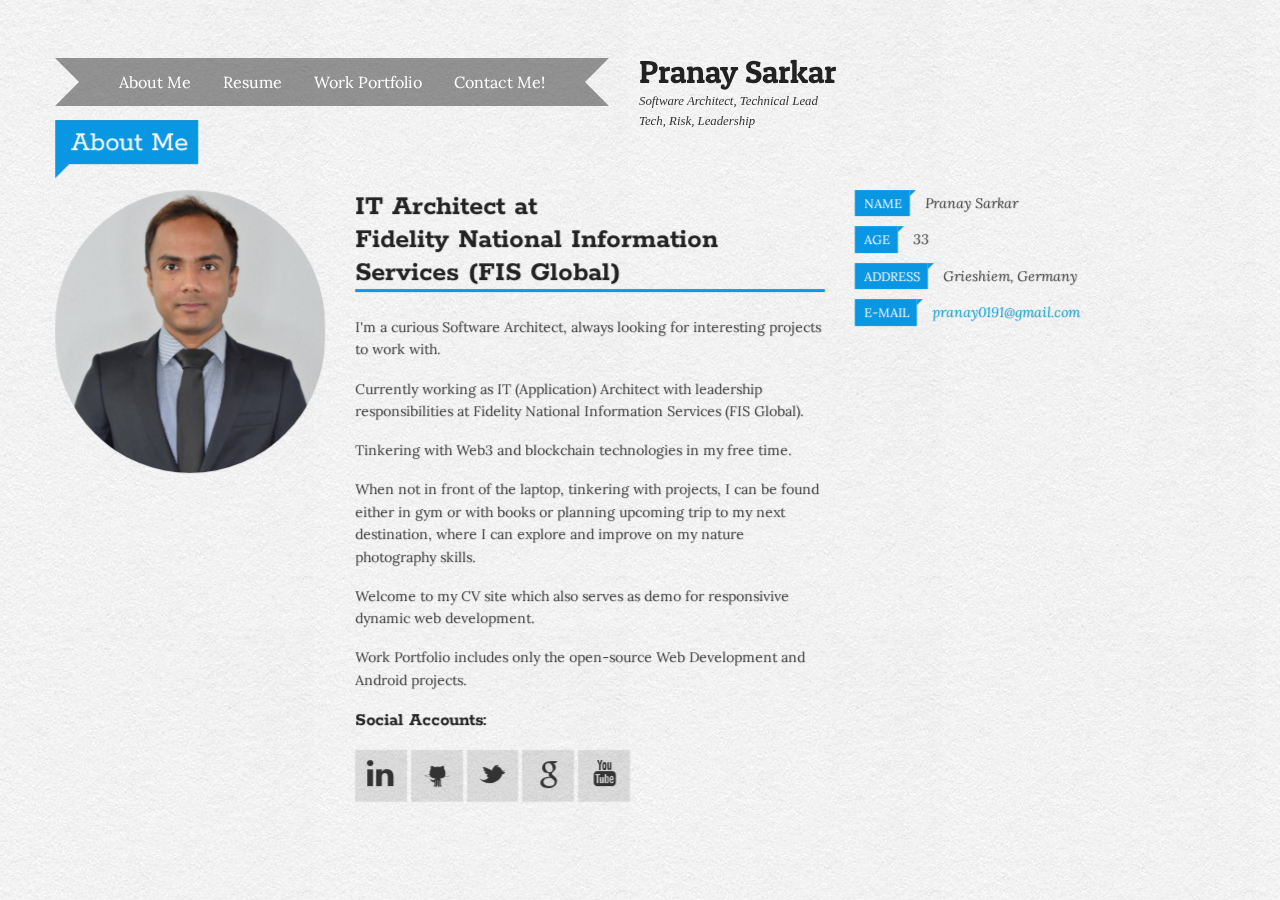
<file: index.html>
<!doctype html>
<html class="no-overflow" data-safeMod="false" data-mobileSafeMod="true" data-safeModPageInAnimation="fadeInLeft" data-inAnimation="fadeInLeft" data-outAnimation="fadeOutRightBig" data-lightboxInAnimation="fadeInLeftBig" data-profileImageAnimation="rotate-left" data-jmpressAnimationDuration="1000" data-hideScrollbar="false">
<head>

    <meta charset="utf-8" />
    <meta name="viewport" content="width=device-width, initial-scale=1, maximum-scale=1">
    <meta name="description" content="Official Resume">
    <meta name="keywords" content="pranay, sarkar, cv, resume, personal">
    <meta name="author" content="Pranay Sarkar">
	<title>Pranay Sarkar</title>

    <!-- fav.ico and touch icons -->
    <link rel="shortcut icon" href="images/ico/favicon.ico">
	<!-- Need to add touch ico later -->
    <!-- <link rel="apple-touch-icon-precomposed" sizes="144x144" href="images/ico/iv-logo-144.png">
    <link rel="apple-touch-icon-precomposed" sizes="114x114" href="images/ico/iv-logo-114.png">
    <link rel="apple-touch-icon-precomposed" sizes="72x72" href="images/ico/iv-logo-72.png">
    <link rel="apple-touch-icon-precomposed" href="images/ico/iv-logo-57.png"> -->

	<!-- Fonts -->
    <link href='http://fonts.googleapis.com/css?family=Lora:400,700,400italic,700italic' rel='stylesheet' type='text/css'>
    <link href='http://fonts.googleapis.com/css?family=Patua+One' rel='stylesheet' type='text/css'>
	<link href='http://fonts.googleapis.com/css?family=Rokkitt:400,700' rel='stylesheet' type='text/css'>

    <!-- Stylesheet -->
    <link rel="stylesheet" type="text/css" href="css/normalize.css">
    <link rel="stylesheet" type="text/css" href="css/bootstrap.min.css">
    <link rel="stylesheet" type="text/css" href="css/jquery.transitions.css">
    <link rel="stylesheet" type="text/css" href="css/main.css">
    <link rel="stylesheet" type="text/css" href="css/animate.css">
    <link rel="stylesheet" type="text/css" href="css/jquery.fancybox-1.3.4.css">
    
    <!-- <link rel="stylesheet" type="text/css" href="css/main.css"> -->
	<!-- <link rel="stylesheet" type="text/css" href="css/animate.css"> -->

    <!-- SCRIPTS -->
	<!--[if lte IE 9]><script src="js/IE9.js"></script><![endif]-->
    <!-- Grab Google CDN's jQuery, with a protocol relative URL; fall back to local if offline -->
	<!-- <script src="http://ajax.googleapis.com/ajax/libs/jquery/1.7.2/jquery.min.js"></script>
    <script>window.jQuery || document.write('<script src="js/jquery-1.7.2.min.js"><\/script>')</script> -->
    <script src="js/jquery-1.7.2.min.js"></script>
    <script src="js/jquery.address-1.4.min.js"></script>
    <script src="js/detectmobilebrowser.js"></script>
    <script src="js/jmpress.js"></script>
    <script src="js/iscroll.js"></script>
    <script src="js/jScroll.js"></script>
    <script src="js/modernizr.js"></script>
    <script src="js/jquery.waitforimages.js"></script>
    <script src="js/jquery.isotope.min.js"></script>
    <script src="js/jquery.transitions.js"></script>
    <script src="js/jquery.fitvids.js"></script>
    <script src="js/jquery.validate.min.js"></script>
    <script src="js/spin.min.js"></script>
    <script src="js/jquery.fancybox-1.3.4.pack.js"></script>
    <script src="js/send-mail.js"></script>
    <script src="js/main.js"></script>

	<!-- SKINS -->
    <link rel="stylesheet" href="css/skins/background/pattern-paper.css">
    <link rel="stylesheet" href="css/skins/color/blue.css">
    <link rel="stylesheet" href="css/skins/menu/dark-transparent.css">
</head>




<body>
    <!-- HTML5 Header -->
    <header id="header">
        <div class="wrapper">
            <!-- Navigation Menu -->
            <nav>
                <ul>
                    <li><a href='#/about'><span>About Me</span></a></li>
                    <li><a href='#/resume'><span>Resume</span></a></li>
					<!-- <li><a href='#/projects'><span>Projects</span></a></li> -->
                    <li><a href='#/portfolio'><span>Work Portfolio</span></a></li>
                    <li><a href='#/contact'><span>Contact Me!</span></a></li>
                </ul>
            </nav>
            <!-- NAV MENU -->

            <!-- Title -->
            <div class="title">
            	<!--<img src="images/site/image-logo.png" alt="logo">-->
                <h1>Pranay Sarkar</h1>
                <p>Software Architect, Technical Lead</p>
                <p>Tech, Risk, Leadership</p>
            </div>
            <!-- Title -->
        </div>
    </header>
    <!-- End HTML5 Header -->


    <!-- Build Different Pages -->
    <div id="pages">
    	<!-- Page : About Me -->
        <section id="about" class="page wrapper" data-x="-16500" data-y="-1250" data-rotate="0" data-scale="14">
            <!-- Page Title -->
        	<h2 class="caption"><span>About Me</span></h2>
            <div class="iscroll-wrapper">
                <div class="scroller container">
                    <!--row-->
                    <div class="row">
                        <!--column 3/12-->
                        <div class="span3 profile-image">
                            <!-- te-wrapper -->
                            <div id="te-wrapper" class="te-wrapper">
                                <!-- images -->
                                <div class="te-images">
                                    <img src="images/site/pranay.jpeg" alt="profile picture">
				                    <!-- <img src="images/site/2.jpg" alt="profile picture">
				                    <img src="images/site/3.jpg" alt="profile picture"> -->
                                </div>
                                <!-- cover -->
                                <div class="te-cover">
                                    <img src="images/site/pranay.jpeg" alt="profile picture">
                                </div>
                                <!-- transition -->
                                <div class="te-transition">
                                    <div class="te-card">
                                        <div class="te-front"></div>
                                        <div class="te-back"></div>
                                    </div>
                                </div>
                            </div>
                        </div>
                        <!--column 5/12-->
                        <div class="span5">
                            <!-- about me text -->
                        	<h2>IT Architect at <span class="label primary">Fidelity National Information Services (FIS Global)</span></h2>
                            <p>I'm a curious Software Architect, always looking for interesting projects to work with. </p>
                            <p>Currently working as IT (Application) Architect with leadership responsibilities at Fidelity National Information Services (FIS Global).</p>
                            <p>Tinkering with Web3 and blockchain technologies in my free time.</p>
                            <p>When not in front of the laptop, tinkering with projects, I can be found either in gym or with books or planning upcoming trip to my next destination, where I can explore and improve on my nature photography skills.</p>
			                <p>Welcome to my CV site which also serves as demo for responsivive dynamic web development.</p>
			                <p>Work Portfolio includes only the open-source Web Development and Android projects.</p>

                             <!-- inline video example -->
                             <!-- <div class="video-wrap">
                             	<iframe width="560" height="315" src="//www.youtube.com/embed/xxxxxxxx" frameborder="0" allowfullscreen></iframe>
                             </div> -->
                             <!-- inline video example -->

                            <h3>Social Accounts:</h3>
                            <!-- social icons -->
                            <ul class="social">
				                <li><a class="linkedin" href="https://de.linkedin.com/in/pranaysarkar" target="_blank">&#118;</a></li>
				                <li><a class="github" href="https://github.com/pranay22" target="_blank">&#106;</a></li>
                                <li><a class="twitter" href="https://twitter.com/pranay22" target="_blank">&#95;</a></li>
                                <li><a class="google" href="https://plus.google.com/102177713034797871817/posts" target="_blank">&#107;</a></li>
                                <!-- <li><a class="vimeo" href="#" target="_blank">&#33;</a></li>
                                <li><a class="soundcloud" href="#" target="_blank">S</a></li>
                                <li><a class="dribble" href="#" target="_blank">&#83;</a></li>
                                <li><a class="skype" href="skype:#">&#58;</a></li> -->
                                <li><a class="youtube" href="http://www.youtube.com/user/pranaysarkar22" target="_blank">&#39;</a></li>
                            </ul>
                        </div>
                        <!--column 4/12-->
                        <div class="span4">
                            <!-- personal info -->
                            <ul class="personal-info">
                             	<li><span class="title">NAME</span><span class="value">Pranay Sarkar</span></li>
				                <li><span class="title">AGE</span><span class="value">33</span></li>
                                <li><span class="title">ADDRESS</span><span class="value">Grieshiem, Germany</span></li>
                                <li><span class="title">E-MAIL</span><span class="value"><a href="mailto:pranaysarkar22@gmail.com">pranay0191@gmail.com</a></span></li> 
                                <!--<li><span class="title">PHONE</span><span class="value">+4916095709440</span></li>-->
                            </ul>
                        </div>
                        <!--column 4/12-->
                    </div>
                    <!--row-->
                </div>
                <!--end scroller-->
            </div>
            <!--iscroll-wrapper-->
		</section>

        <!-- Page : Resume -->
        <section id="resume" class="page wrapper resume" data-x="1500" data-y="250" data-rotate="-90" data-scale="16">
            <!-- Title -->
            <h2 class="caption"><span>Resume</span></h2>
            <div class="iscroll-wrapper">
                <div class="scroller container">
                    <div class="row">
                        <!--column 8/12-->
                    	<div class="span8">
                            <!-- Job experience -->
                            <div class="history-group">
                                <h3><span class="label black">Experience</span></h3>
                                <div class="history-unit">
                                    <h4>Tech Team Lead & Senior Software Developer <span class="work-time">Sep 2018 - Present</span></h4>
                                    <h5>360 Trading Networks AG, Deutsche Börse Group, Frankfurt am Main, Germany</h5>
                                    <p>Full time Software Developer and Architect, focusing on high frequency trading and customer facing software modules  <br>
                                        - Working with high frequency, low latency multi-threaded distributed trading system <br>
                                        - Designed architecture for a novel Single Sign-On system to interact with more than 20 internal tools <br>
                                        - Designed and implemented Support Site to monitor hundreds of FX transactions for clients, and integrated
                                        with Request for Stream (RFS), Execution Management System (EMS) <br>
                                        - Worked with MiFID II regulation tool (Directive 2014/65/EU), while improving the architecture and partially implemented it  <br>
                                        - Worked with EMS tools like Change Request, Company Administrator - a tool to manage market-maker entities <br>
                                        - Worked with Docker infrastructure to write and maintain different auto deploy scripts for different part of
                                        the trading platform independently of other components <br>
                                        - Helped in migrating older code-base form subversion to git. Wrote some industry standard git hooks to
                                        accommodate existing workflow.
                                    </p>
                                </div>
                                <div class="history-unit">
                                    <h4>Platform As a Service (PaSS) Developer (Part Time) <span class="work-time">May 2017 - Aug 2018</span></h4>
                                    <h5>360 Trading Networks AG, Deutsche Börse Group, Frankfurt am Main, Germany</h5>
                                    <p>Part time, Platform as a Service Developer, focusing on internal tools and non-customer facing software <br>
                                        - Modified and maintained Patch Tool, that is used by every developer to transfer changed classes quickly
                                        to distributed development machine  <br>
                                        - Worked on dependency management tools and helped in moving the retro components from Maven to Gradle
                                        and designed necessary automated build systems around them <br>
                                        - Supported more than 200 developers with integration and troubleshooting and usage of internal tools
                                    </p>
                                </div>
                                <div class="history-unit">
                                    <h4>Software Developer for Industrial Automation<span class="work-time">Nov 2015 - Jan 2017</span></h4>
                                    <h5>Ponttec GmbH, Langen, Hessen, Germany</h5>
                                    <p>Software developer for development of Industrial Automation. <br>
                                        - Worked on PHP based, EFRIS (Easy Flexible Reliable and Intelligent Solution) ERP & CMS system. <br>
                                        - Worked on REST API to make an API for the system from the Scratch. <br>
                                        - Worked on Android app based on Ionic Cordova. <br>
                                        - Worked on MongoDB integration of existing Php-MySQL platform. <br>
                                        - Worked on automated Indexing of MySQL database. <br>
                                        - Worked on modifying MEAN stack with MySQL. </p>
                                </div>
                                <div class="history-unit">
                                    <h4>Full Stack Software Developer <span class="work-time">Feb 2011 - Apr 2017</span></h4>
                                    <h5>Freelancer, Kolkata, West Bengal, India</h5>
                                    <p> Full Stack Software Developer working as freelancer and independent consultant 
                                        - Interacted with approximately 50 clients, where many start from freelance development and turning into
                                        long term maintenance <br>
                                        - More than 15 projects on PHP, JavaScript, JQuery, most of them were for public open source media listing <br>
                                        - Interacted with clients for around 20 custom projects with open source duscission forum software like
                                        vBulletin, Invition Power Board (IPB), phpBB, Simple Machines Forum etc <br>
                                        - Around 20 projects in Wordpress (popular blogging software) for both individuals and companies <br>
                                        - Language and Technology stack: PHP, CSS, HTML5, MySQL, Redis
                                    </p>
                                </div>
                            </div>
                            <!-- Job experience, end -->

                            <!-- Internships -->
                            <div class="history-group">
                                <h3><span class="label black">Research Internship</span></h3>
                                        
                                <div class="history-unit">
                                    <h4>Research Internship <span class="work-time">Oct 2015 - Nov 2016</span></h4>
                                    <h5>Topic: Botnet Surveillance System (BoSS)</h5>
                                    <p> - Developed a centralized Server-side application and client-side application (Multi Platform) that allows easy adaptation and 
                                        creation of botnet crawlers for P2P-based botnets <br>
                                        - Implemented server side code in Java and the client side application was implemented in python. Server
                                        could handle 0.1 million requests from clients per second.(Implemented Ring Buffer)  <br>
                                        - Utilized docker for setting up the overall system <br>
                                        - Utilized NoSQL databases such as Redis, MongoDB to persist data
                                    </p>
                                </div>
                            </div>
                            <!-- Internship, end -->

                            <!-- Edication -->
                            <div class="history-group">
                                <h3><span class="label black">Education</span></h3>
                                <!--<div class="history-unit">
                                    <h4>Masters Distributed SOftware Systems (DSS)<span class="work-time">2014-Present</span></h4>
                                    <h5>TU Darmstadt, Germany</h5>
                                    <p>Ongoing (Since Oct. 2014)</p>
                                </div>-->
				                <div class="history-unit">
                                    <h4>Bachelor of Technology, Informtion Technology<span class="work-time">2008-2012</span></h4>
                                    <h5>West Bengal University of Technology, Kolkata, India</h5>
                                    <p>Graduated in May 2012</p>
                                </div>
                            </div>
                            <!-- Edication, end -->
                            
                            <!-- Certifications -->
                            <div class="history-group">

                                <h3><span class="label black">Professional Certifications</span></h3>

                                <div class="history-unit">
                                    <h4>Cisco Certified Networking Professional (CCNP)<span class="work-time">July 2013 - Present</span></h4>
                                    <h5>CISCO Certification</h5>
                                    <p>Licence Number: 414863551045EQXG</p>
                                </div>
				                <div class="history-unit">
                                    <h4>Cisco Certified Network Associate Routing and Switching (CCNA)<span class="work-time">April 2013 - Present</span></h4>
                                    <h5>CISCO Certification</h5>
                                    <p>Licence Number: 413673636595COUG</p>
                                </div>
                                <div class="history-unit">
                                    <h4>Cisco Certified Entry Networking Technician (CCENT)<span class="work-time">March 2013 - Present</span></h4>
                                    <h5>CISCO Certification</h5>
                                    <p>Licence Number: 413385800623GOBF</p>
                                </div>
				

                            </div>
                            <!-- Certifications, end -->

                            <div class="launch cv">
                                <a href="/data/Pranay-Sarkar-CV.pdf" class="btn">Download Resume (PDF)</a>
                            </div>
			                <div class="launch cv">
                                <a href="#" class="btn">Download EuroPass Resume (PDF)</a>
                            </div>

                        </div>
                        <!--column 8/12-->

                        <!--column 4/12-->
                    	<div class="span3 offset1">

                        	<!-- Web Development Skills -->
                            <div class="history-group">
                                <h3><span class="label black">Web Development Skills</span></h3>
                                <div class="history-unit">
                                    <h4>HTML5</h4>
                                    <div class="bar" data-percent="90">
                                    	<div class="progress"></div>
                                    </div>
                                </div>
                                <div class="history-unit">
                                    <h4>CSS3</h4>
                                    <div class="bar" data-percent="90">
                                    	<div class="progress"></div>
                                    </div>
                                </div>
                                <div class="history-unit">
                                    <h4>JavaScript</h4>
                                    <div class="bar" data-percent="80">
                                    	<div class="progress"></div>
                                    </div>
                                </div>
                                <div class="history-unit">
                                    <h4>jQuery</h4>
                                    <div class="bar" data-percent="70">
                                    	<div class="progress"></div>
                                    </div>
                                </div>
                                <div class="history-unit">
                                    <h4>PHP</h4>
                                    <div class="bar" data-percent="80">
                                    	<div class="progress"></div>
                                    </div>
                                </div>
                                <div class="history-unit">
                                    <h4>JSP</h4>
                                    <div class="bar" data-percent="85">
                                    	<div class="progress"></div>
                                    </div>
                                </div>
                                <div class="history-unit">
                                    <h4>ASP.NET</h4>
                                    <div class="bar" data-percent="70">
                                    	<div class="progress"></div>
                                    </div>
                                </div>
                                <div class="history-unit">
                                    <h4>Java Web Services</h4>
                                    <div class="bar" data-percent="90">
                                    	<div class="progress"></div>
                                    </div>
                                </div>
                                <div class="history-unit">
                                    <h4>Wordpress</h4>
                                    <div class="bar" data-percent="60">
                                    	<div class="progress"></div>
                                    </div>
                                </div>
                            </div>
                            <!-- Web Development Skills, End -->

                            <!-- Programming Language Skills -->
                            <div class="history-group">
                                <h3><span class="label black">Programming Language Skills</span></h3>
                                <div class="history-unit">
                                    <h4>C</h4>
                                    <div class="bar" data-percent="95">
                                    	<div class="progress"></div>
                                    </div>
                                </div>
								<div class="history-unit">
                                    <h4>Java</h4>
                                    <div class="bar" data-percent="95">
                                    	<div class="progress"></div>
                                    </div>
                                </div>
								<div class="history-unit">
                                    <h4>Python</h4>
                                    <div class="bar" data-percent="70">
                                    	<div class="progress"></div>
                                    </div>
                                </div>
								<div class="history-unit">
                                    <h4>C++</h4>
                                    <div class="bar" data-percent="70">
                                    	<div class="progress"></div>
                                    </div>
                                </div>
								<div class="history-unit">
                                    <h4>C#</h4>
                                    <div class="bar" data-percent="65">
                                    	<div class="progress"></div>
                                    </div>
                                </div>
								<div class="history-unit">
                                    <h4>Scala</h4>
                                    <div class="bar" data-percent="85">
                                    	<div class="progress"></div>
                                    </div>
                                </div>
								<div class="history-unit">
                                    <h4>Haskell</h4>
                                    <div class="bar" data-percent="40">
                                    	<div class="progress"></div>
                                    </div>
                                </div>
                                <div class="history-unit">
                                    <h4>Visual Basic</h4>
                                    <div class="bar" data-percent="40">
                                    	<div class="progress"></div>
                                    </div>
                                </div>
                            </div>
                            <!-- Programming Language Skills, end -->

                        </div>
                    </div>
                </div>
            </div>
        </section>
        <!-- Page : Resume, End -->

        <!-- todo: portfolio -->   
        <!-- Page : Portfolio -->
        <section id="portfolio" class="page wrapper portfolio" data-x="14500" data-y="1250" data-rotate="0" data-scale="4">

            <!-- PAGE TITLE -->
            <h2 class="caption"><span>Project Portfolio</span></h2>

            <div class="iscroll-wrapper">
                <div class="scroller container">

                        <!-- Filter Setup -->
                        <ul id="filters">
                          <li class="current"><a href="#" data-filter="*">All</a></li>
                          <li><a href="#" data-filter=".design">Design</a></li>
                          <li><a href="#" data-filter=".coding">Coding</a></li>
                          <li><a href="#" data-filter=".logo">Android</a></li>
                          <li><a href="#" data-filter=".cms">Non Web</a></li>
                        </ul>
                        <!-- Filter Setup, end-->


                        <!-- Project Portfolio, Items -->
                        <div id="portfolio-items" class="portfolio-items">>

                          <div class="item coding">
                            <div class="media-box">
                                <img src="images/portfolio/portfolio-01.jpg" alt="portfolio-post">
                                <div class="mask">
                                    <h3 class="title">See Project Details</h3>
                                    <a href="boss.html" class="ico ajax"></a>
                                </div>
                            </div>
                            <h3 class="project-title">BoSS</h3>
                            <p class="category">Research Internship / Coding</p>
                          </div>
                          
                          <div class="item design">
                            <div class="media-box">
                                <img src="images/bitsb/bitsb_mini.png" alt="portfolio-post">
                                <div class="mask">
                                    <h3 class="title">See Project Details</h3>
                                    <a href="bitsbv1.1.html" class="ico ajax"></a>
                                </div>
                            </div>
                            <h3 class="project-title">BitsB v1.1</h3>
                            <p class="category">Coding / Web Design</p>
                          </div>

		  <div class="item coding">
                            <div class="media-box">
                                <img src="images/tk3-seat-prediction/placeholder-tk3-seat-monitoring.png" alt="portfolio-post">
                                <div class="mask">
                                    <h3 class="title">See Project Details</h3>
                                    <a href="tk3SeatPrediction.html" class="ico ajax"></a>
                                </div>
                            </div>
                            <h3 class="project-title">Ubiquitous Seat Monitoring</h3>
                            <p class="category">Coding / Web Design</p>
                          </div>
                          
                          <!-- Test mediabox start -->
<!--
                          <div class="item design">
                            <div class="media-box">
                                <img src="images/portfolio/portfolio-09.jpg" alt="portfolio-post">
                                <div class="mask">
                                    <h3 class="title">See Project Details</h3>
                                    <a href="images/portfolio-big/portfolio-big-03.jpg" title="Showcase of my works." data-lightbox-gallery="fancybox-item-01" class="ico lightbox"></a>
                                </div>
                            </div>
                            <h3 class="project-title">Lightbox Example</h3>
                            <p class="category">Web Design</p>
                          </div>
-->
			  <!-- Test Mediabox end -->
<!--
			  <div class="item design">
                            <div class="media-box">
                                <img src="images/portfolio/portfolio-09.jpg" alt="portfolio-post">
                                <div class="mask">
                                    <h3 class="title">See Project Details</h3>
				<a class="iframe" href="https://www.youtube.com/Ps-fmHHqyMw">MasterMind Game Video</a>
                                </div>
                            </div>
                            <h3 class="project-title">MasterMind Game Video</h3>
                            <p class="category">Web Design</p>
                          </div>
-->
                     </div>
                        <!-- Project Portfolio, Items -->
                </div>
                <!--end scroller-->
            </div>
            <!--iscroll-wrapper-->


        </section>
        <!-- PAGE : PORTFOLIO -->




        <!-- PAGE : CONTACT -->
        <section id="contact" class="page wrapper" data-x="14500" data-y="5250" data-rotate="90" data-scale="2">

            <!-- PAGE TITLE -->
        	<h2 class="caption"><span>Contact Me!</span></h2>

            <div class="iscroll-wrapper">
                <div class="scroller">
                    <!--row-->
                    <div class="row">
                        <!--column 7/12-->
                        <div class="map span7">
                            <h3>Where am I?</h3>
                            <iframe width="600" height="450" style="border:0" loading="lazy" allowfullscreen src="https://www.google.com/maps/embed/v1/place?q=place_id:ChIJ7WoNuP95vUcRUTXp6FzuuQE&key=AIzaSyCsKfxyMbAa8nFlji07YXCPU32dQWXpaYo"></iframe>
                        </div>
                        <!--column 7/12-->



                        <!--column 5/12-->
                        <div class="span5">

                            <h3>Feel free to write me!</h3>

                            <!--CONTACT FORM-->
                        	<form id="contact-form" action="send-mail.php" method="post" class="validate-form">
                            	<fieldset>
                                <!-- personal info -->
                                 <ul class="personal-info contact-form">
                                    <li><label class="title" for="name">NAME</label><input class="text required" id="name" name="name" type="text" placeholder="Your Name?"></li>
                                    <li><label class="title" for="email">E-MAIL</label><input class="text required email" id="email" name="email" type="text" placeholder="Email to write you back!"></li>
                                    <li><label class="title" for="message">YOUR MESSAGE</label><textarea class="text required" id="message" name="message" placeholder="Your Message to me!"></textarea></li>
                                    <li class="submit-area">
                                    	<button type="submit" class="btn-send">SEND!</button>
                                    	<input type="hidden" name="submitted" id="submitted" value="true" />
                                        <span class="icon">Ã</span>
                                    </li>
                                 </ul>
                                 <!-- personal info -->

                                 </fieldset>
                            </form>
                            <!--CONTACT FORM-->


                        </div>
                        <!--column 5/12-->


                    </div>
                    <!--row-->



                </div>
                <!--end scroller-->
            </div>
            <!--iscroll-wrapper-->


        </section>
        <!-- PAGE : CONTACT -->



    </div>
    <!-- ************************ PAGES -->




    <!-- ************************ PORTFOLIO OVERLAY -->
    <div class="p-overlay">

    </div>
    <!-- ************************ PORTFOLIO OVERLAY -->

    <!-- ************************ PORTFOLIO OVERLAY -->
    <div class="p-overlay">

    </div>
    <!-- ************************ PORTFOLIO OVERLAY -->



    <!-- ************************ AJAX LOADER -->
    <div class="loader"></div>
    <!-- ************************ AJAX LOADER -->

<!-- <footer id="footer">
<div class="wrapper">
Copyright @ Pranay - 2014-2015
</div></footer> -->
</body>
</html>
</file>
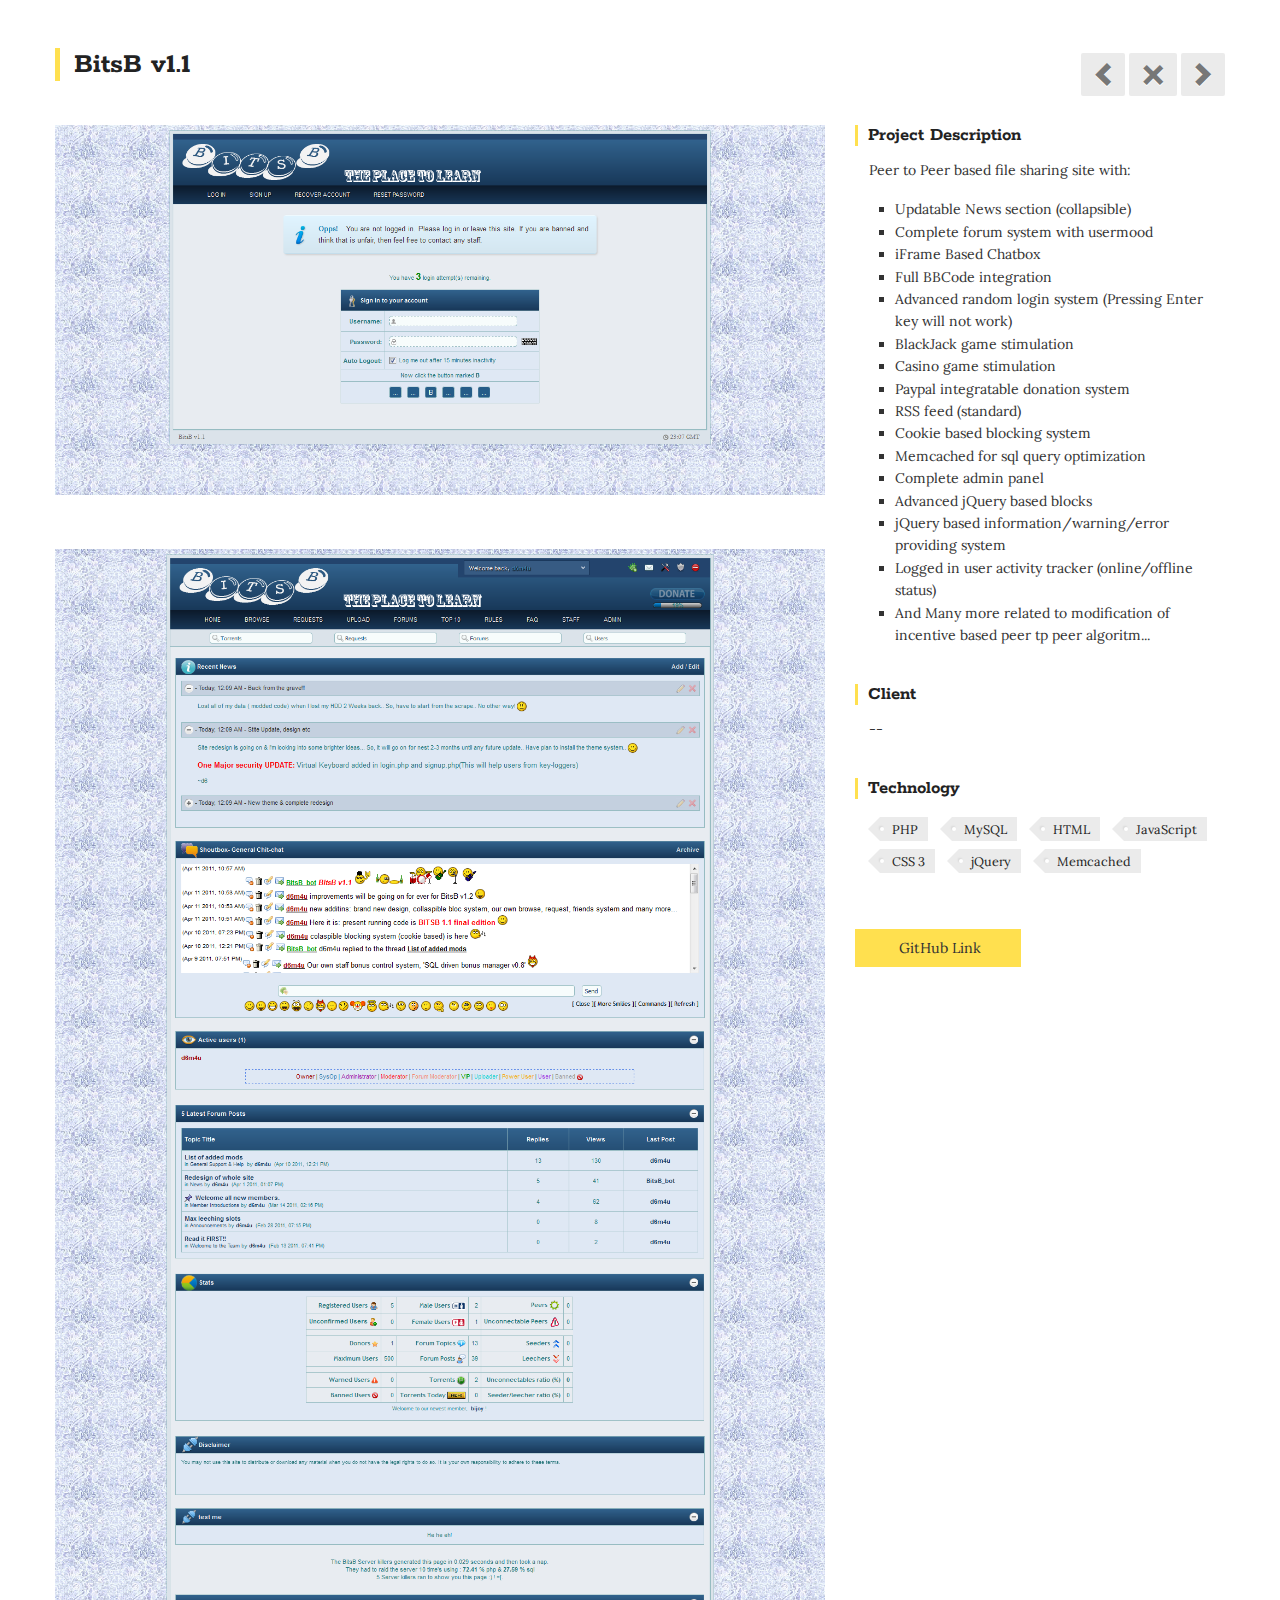
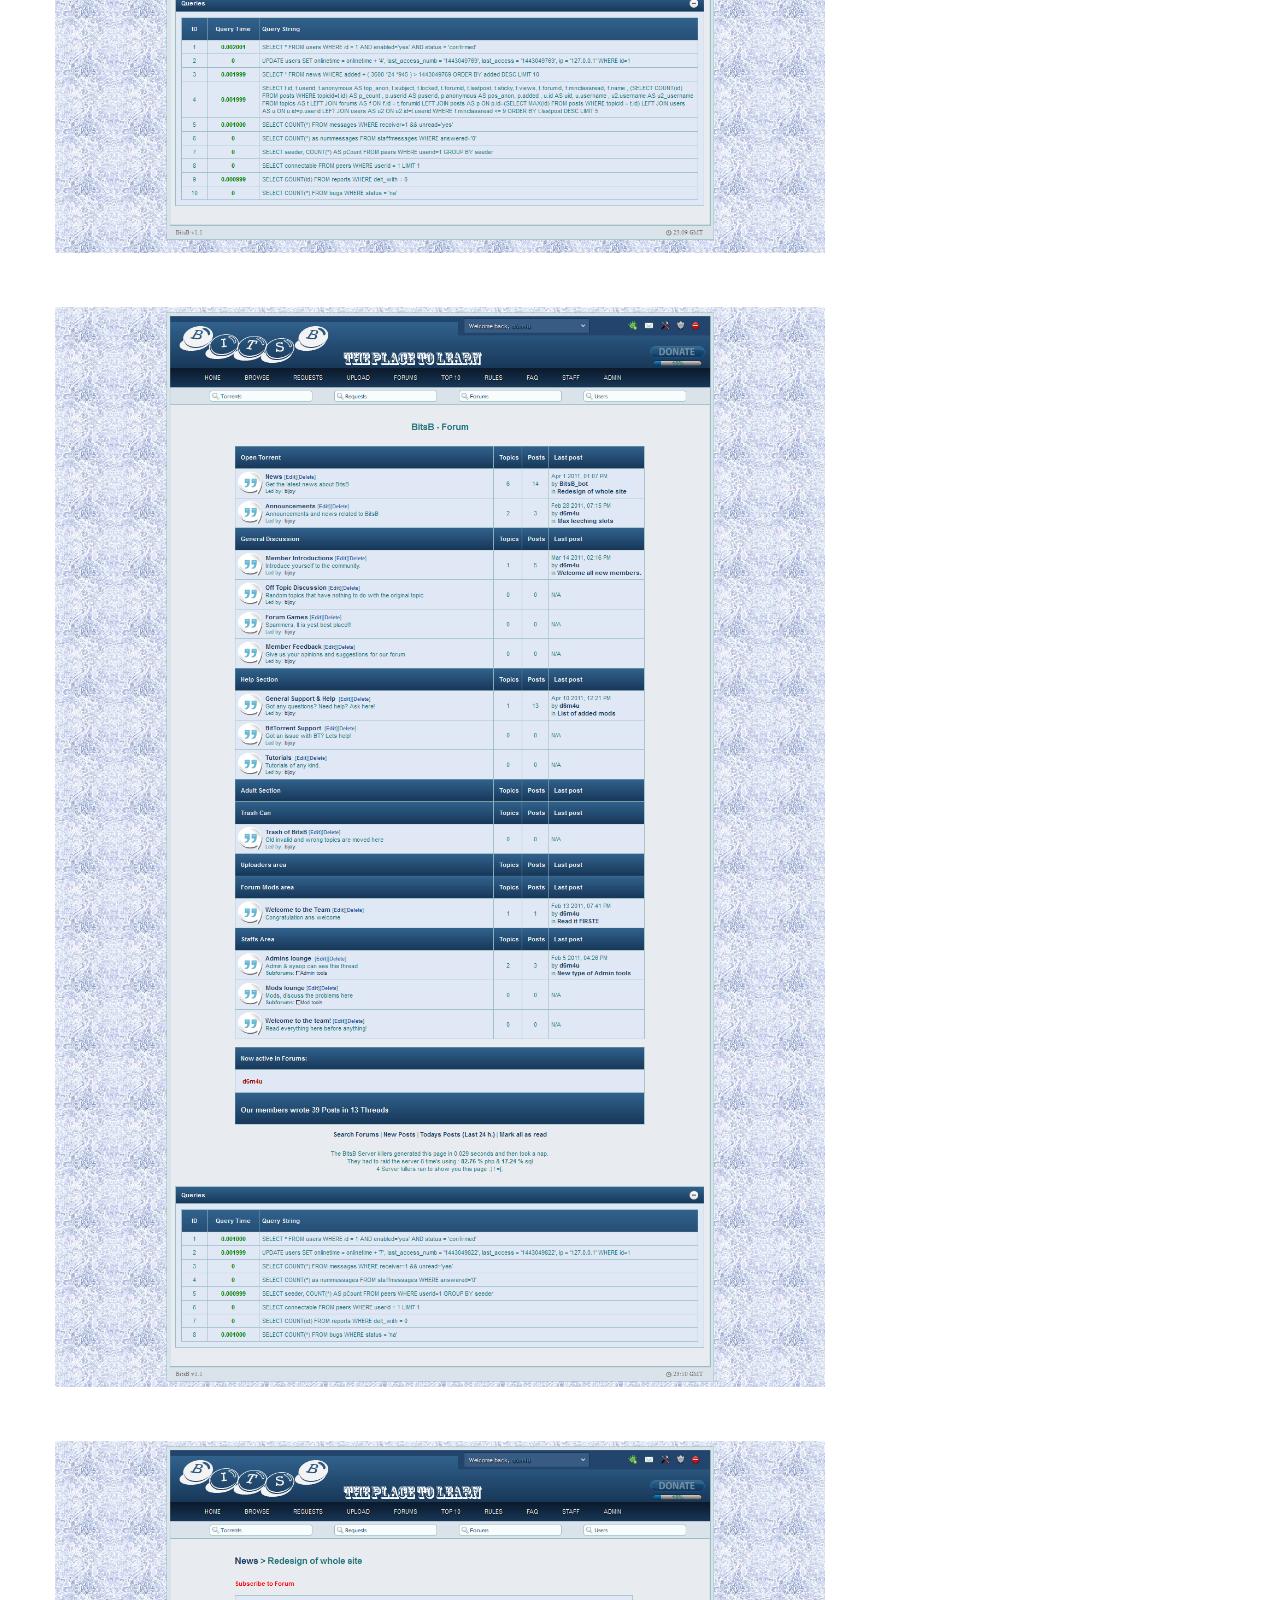
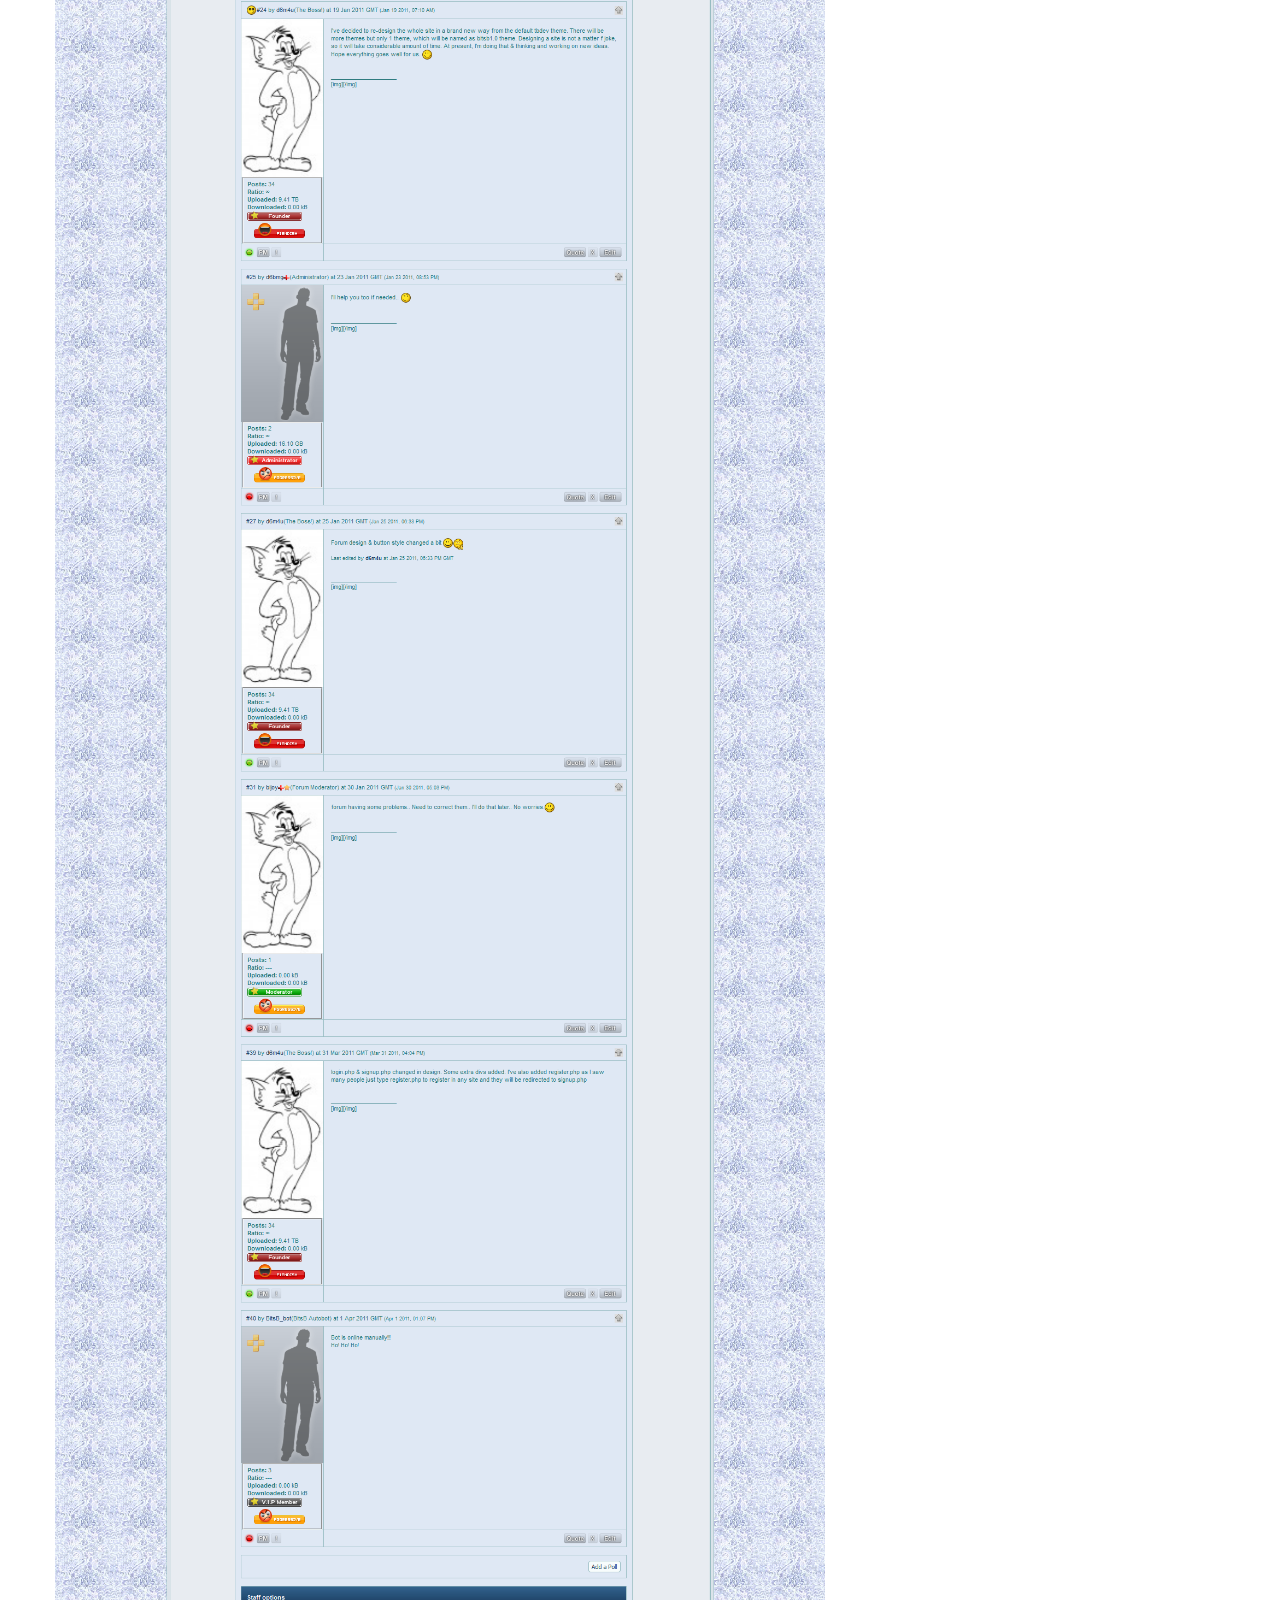
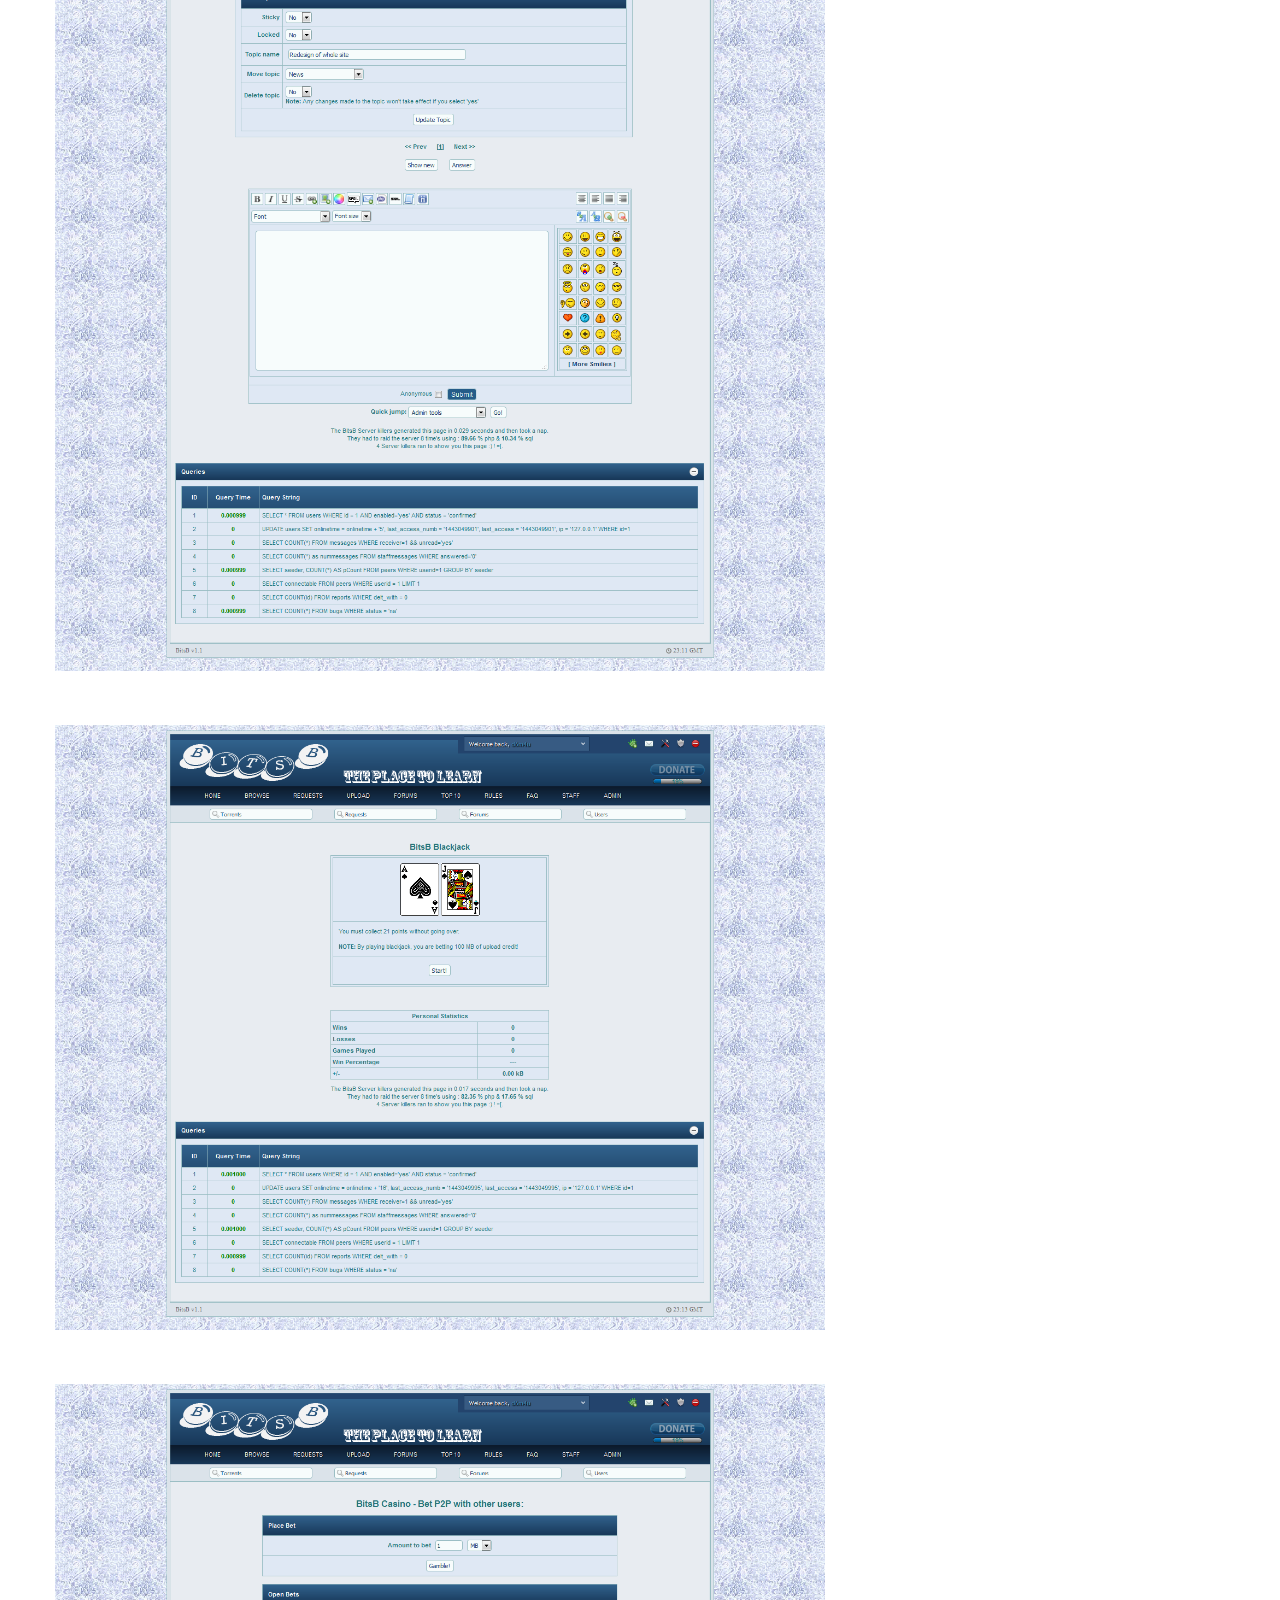
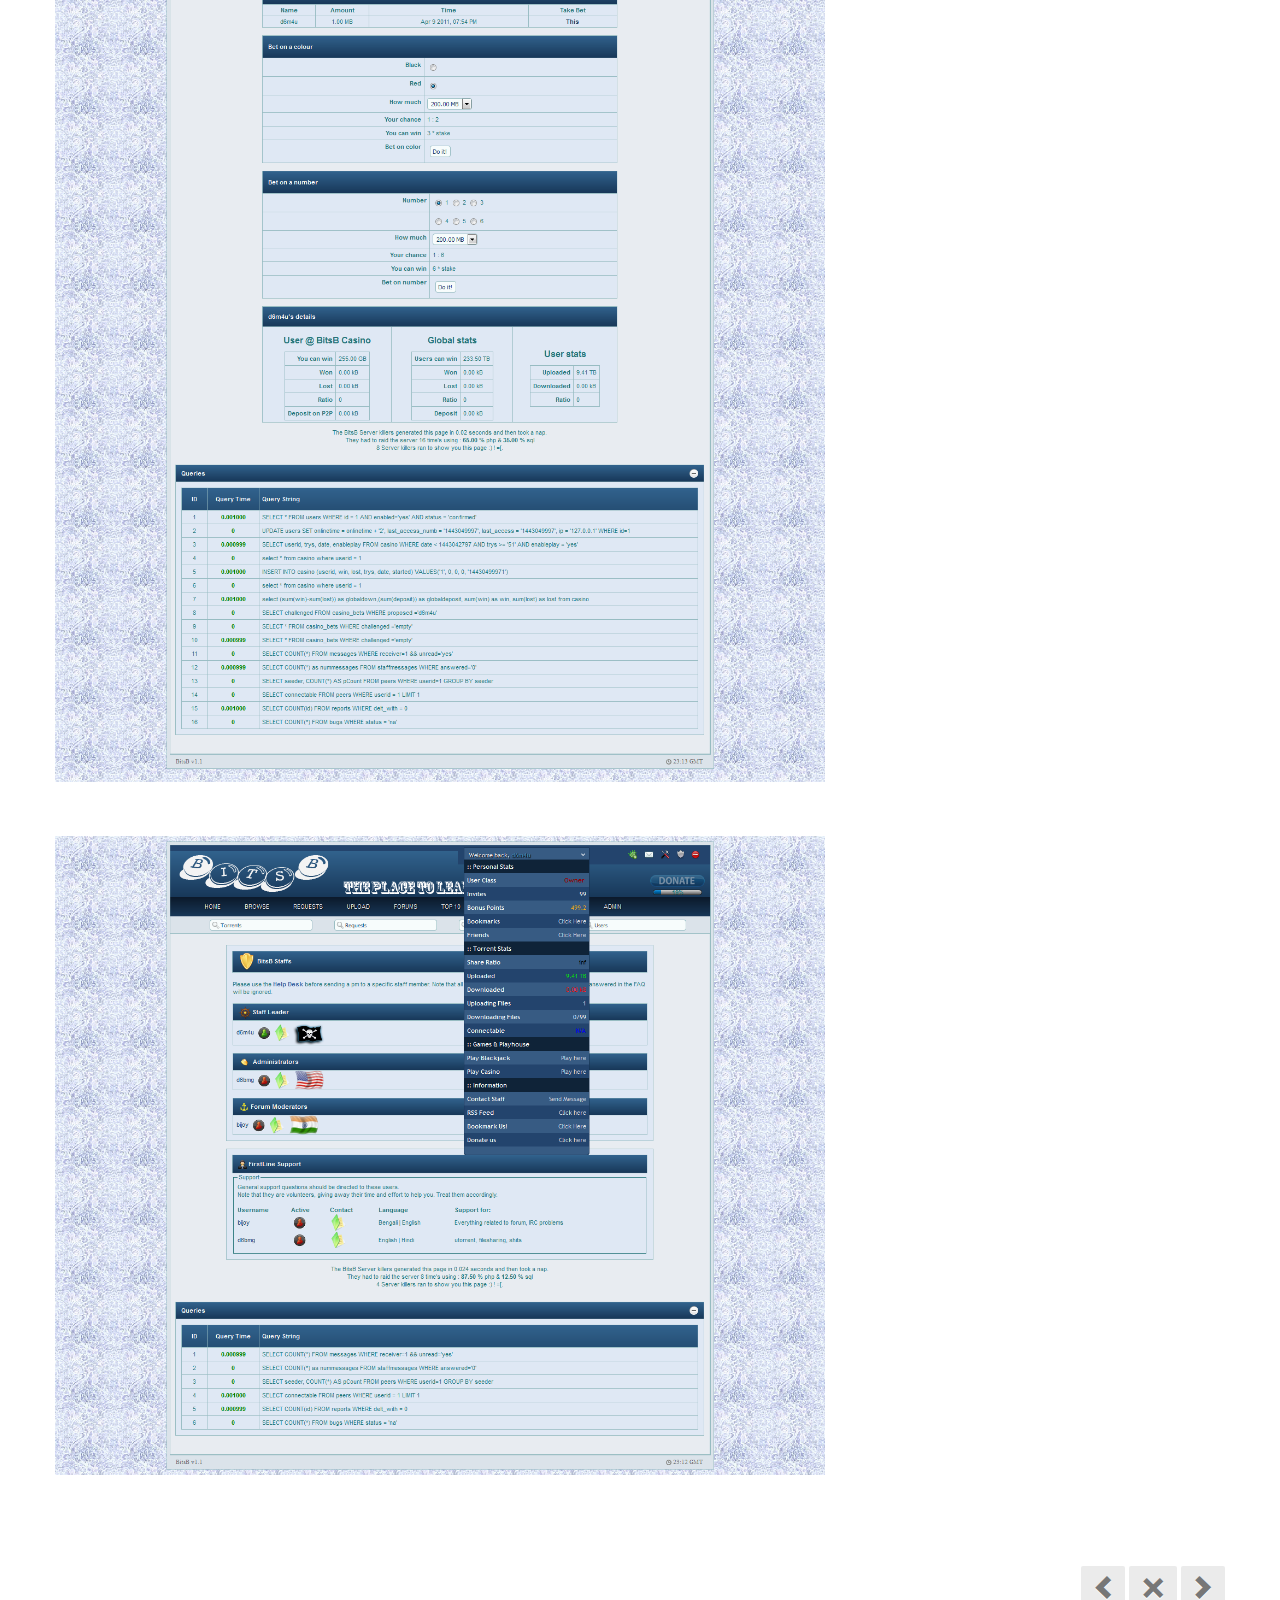
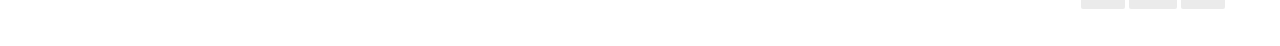
<file: bitsbv1.1.html>
<!doctype html>
<html><!-- InstanceBegin template="/Templates/portfolio-details.dwt" codeOutsideHTMLIsLocked="false" -->
<head>

	<!-- InstanceBeginEditable name="doctitle" -->
	<title>BitsB v1.1</title>
	<!-- InstanceEndEditable -->

    <meta charset="utf-8" />
    <meta name="viewport" content="width=device-width, initial-scale=1, maximum-scale=1">
    <meta name="description" content="portfolio" />
    <meta name="keywords" content="mugukamil">
    <meta name="author" content="mugukamil" />

    <!-- FONTS -->
    <link href='http://fonts.googleapis.com/css?family=Brawler' rel='stylesheet' type='text/css'>
    <link href='http://fonts.googleapis.com/css?family=Lora:400,700,400italic,700italic' rel='stylesheet' type='text/css'>
    <link href='http://fonts.googleapis.com/css?family=Patua+One' rel='stylesheet' type='text/css'>
	<link href='http://fonts.googleapis.com/css?family=Rokkitt:400,700' rel='stylesheet' type='text/css'>

    <!-- STYLES -->
    <link rel="stylesheet" type="text/css" href="css/main.css">

     <!-- SCRIPTS -->
	<!--[if lte IE 9]><script src="js/IE9.js"></script><![endif]-->
    <!-- Grab Google CDN's jQuery, with a protocol relative URL; fall back to local if offline -->
	<script src="http://ajax.googleapis.com/ajax/libs/jquery/1.7.2/jquery.min.js"></script>
    <script>window.jQuery || document.write('<script src="js/jquery-1.7.2.min.js"><\/script>')</script>
    <script src="js/jquery.fitvids.js"></script>
    <script>
    	$(function() { $(".portfolio-single").fitVids(); })
    </script>



</head>

<body>



    <div class="portfolio-single container">

        <div class="row">

            <!-- InstanceBeginEditable name="Content" -->


			<!-- TITLE - column 8/12 -->
            <div class="span8 portfolio-field portfolio-title">
            	<h2>BitsB v1.1</h2>
            </div>
            <!-- TITLE - column 8/12 -->


			<!-- PORTFOLIO-NAV - column 4/12 -->
            <div class="span4 portfolio-field portfolio-nav">
                <a class="icon button prev ajax" href="boss.html">&lt;</a>
                <a class="icon button back" href="/#/portfolio">Â</a>
                <a class="icon button next ajax" href="#">=</a>
            </div>
			<!-- PORTFOLIO-NAV - column 4/12 -->


			<!-- PORTFOLIO-IMAGES - column 8/12 -->
            <div class="span8 portfolio-field">
                <img src="images/bitsb/BitsB-Login.png" alt="bitsb-login">
		<img src="images/bitsb/BitsB-Homepage.png" alt="bitsb-homepage">
		<img src="images/bitsb/BitsB-Forum.png" alt="bitsb-forum">
		<img src="images/bitsb/BitsB-ForumBody.png" alt="bitsb-frum-body">
		<img src="images/bitsb/BitsB-Blackjack.png" alt="bitsb-blackjack">
		<img src="images/bitsb/BitsB-Casino.png" alt="bitsb-casino">
		<img src="images/bitsb/BitsB-Staffs.png" alt="bitsb-staffs">
            </div>
			<!-- PORTFOLIO-IMAGES - column 8/12 -->


			<!-- PORTFOLIO SIDEBAR - column 4/12 -->
            <div class="span4 portfolio-field">

                <h3>Project Description</h3>
                <p>Peer to Peer based file sharing site with:
		<ul>
		<li>Updatable News section (collapsible)</li>
		<li>Complete forum system with usermood</li>
		<li>iFrame Based Chatbox</li>
		<li>Full BBCode integration</li>
		<li>Advanced random login system (Pressing Enter key will not work)</li>
		<li>BlackJack game stimulation</li>
		<li>Casino game stimulation</li>
		<li>Paypal integratable donation system</li>
		<li>RSS feed (standard)</li>
		<li>Cookie based blocking system</li>
		<li>Memcached for sql query optimization</li>
		<li>Complete admin panel</li>
		<li>Advanced jQuery based blocks</li>
		<li>jQuery based information/warning/error providing system</li>
		<li>Logged in user activity tracker (online/offline status)</li>
		<li>And Many more related to modification of incentive based peer tp peer algoritm...</li>
		</ul>		
		</p>
                <p></p>

                <h3>Client</h3>
                <p>--</p>

                <h3>Technology</h3>
                <ul class="tags">
                    <li><a>PHP</a></li>
                    <li><a>MySQL</a></li>
                    <li><a>HTML</a></li>
                    <li><a>JavaScript</a></li>
                    <li><a>CSS 3</a></li>
                    <li><a>jQuery</a></li>
                    <li><a>Memcached</a></li>
                </ul>

                <div class="launch">
                	<a href="https://github.com/pranay22/BitsB1.1" class="btn">GitHub Link</a>
                </div>

            </div>
			<!-- PORTFOLIO SIDEBAR - column 4/12 -->

            <!-- PORTFOLIO-NAV BOTTOM - column 12/12 -->
            <div class="span12 portfolio-field portfolio-nav bottom">
                <a class="icon button prev ajax" href="boss.html">&lt;</a>
                <a class="icon button back" href="/#/portfolio">Â</a>
                <a class="icon button next ajax" href="#">=</a>
            </div>
			<!-- PORTFOLIO-NAV BOTTOM - column 12/12 -->

            <!-- InstanceEndEditable -->

        </div>

    </div>



</body>
<!-- InstanceEnd --></html>
</file>
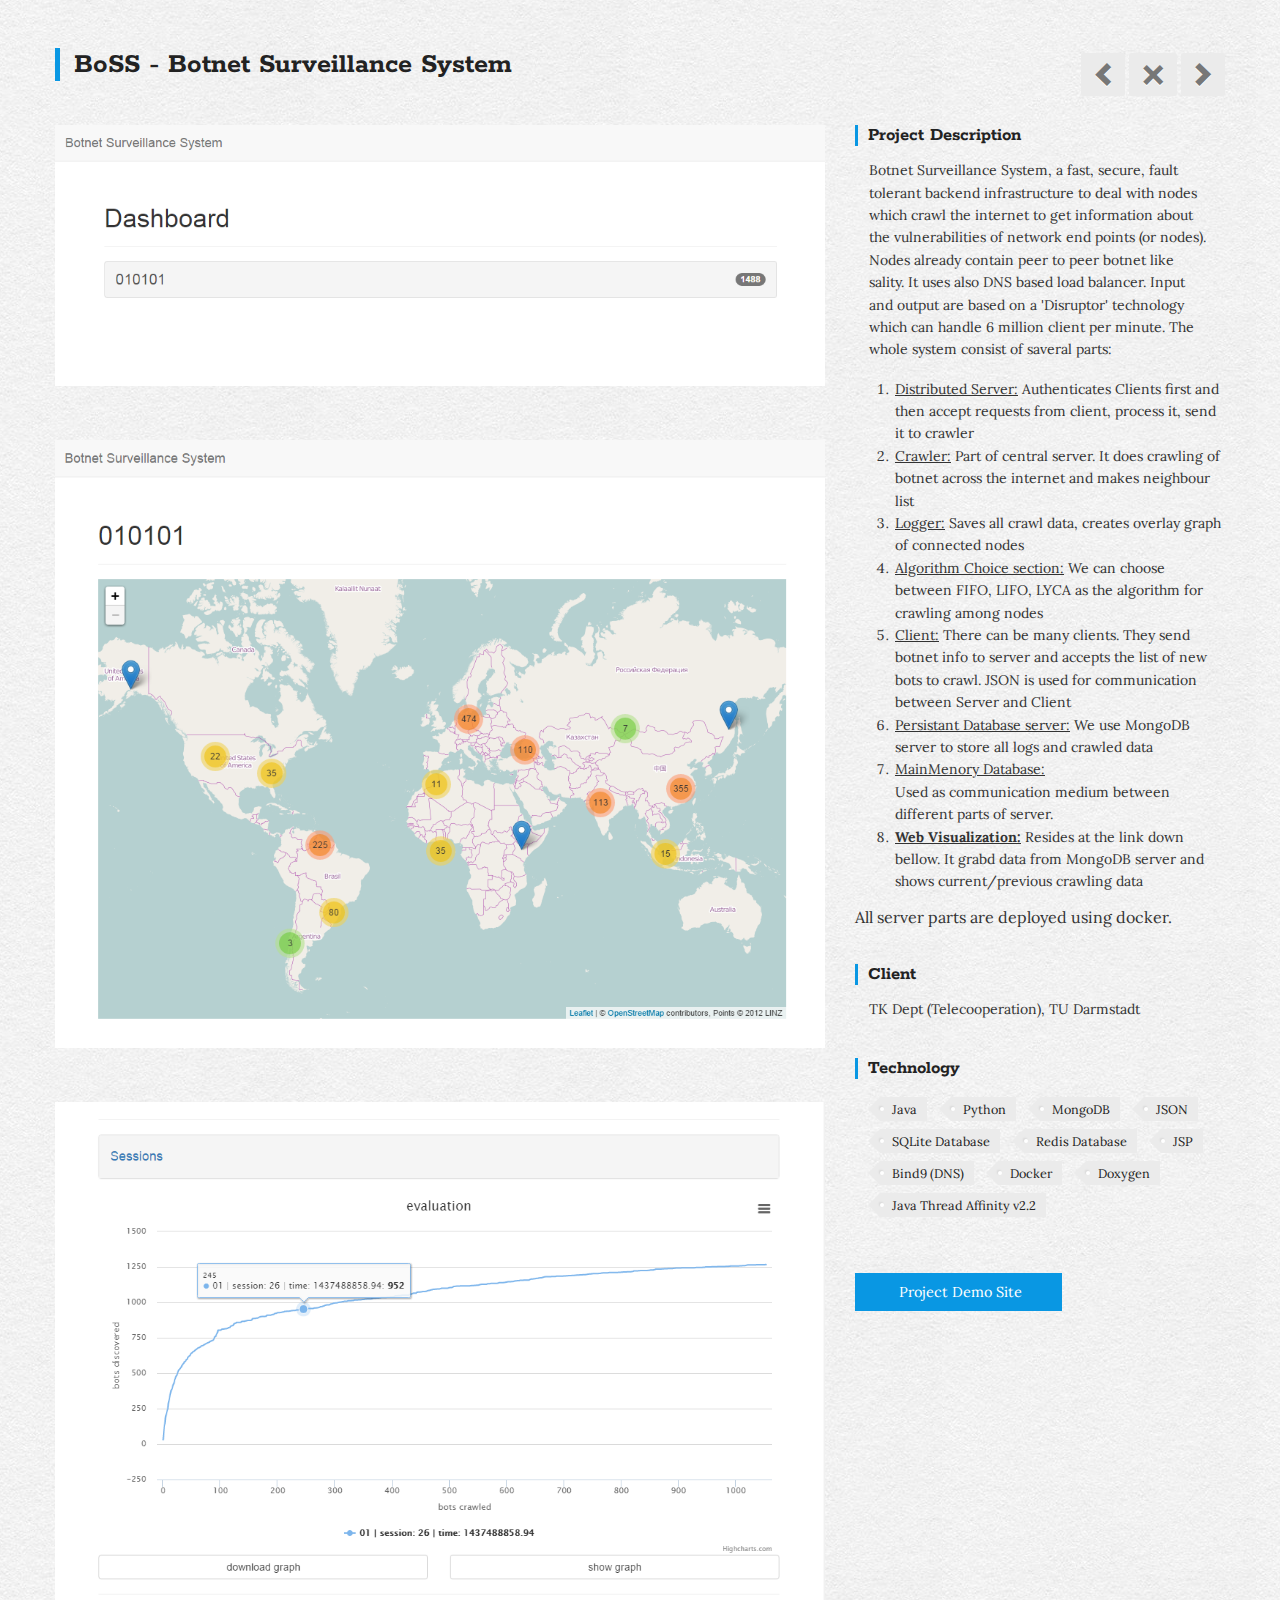
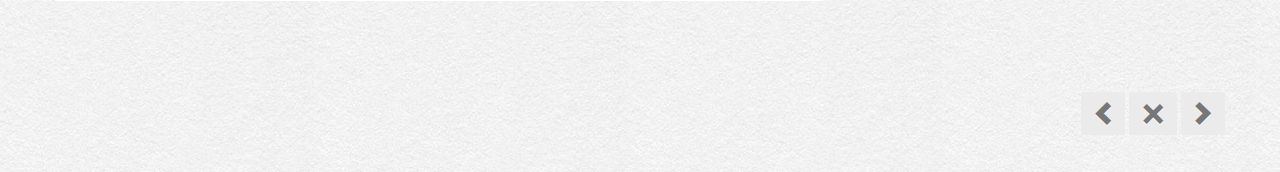
<file: boss.html>
<!doctype html>
<html><!-- InstanceBegin template="/Templates/portfolio-details.dwt" codeOutsideHTMLIsLocked="false" -->
<head>

	<!-- InstanceBeginEditable name="doctitle" -->
	<title>BoSS - Botnet Surveillance System</title>
	<!-- InstanceEndEditable -->

    <meta charset="utf-8" />
    <meta name="viewport" content="width=device-width, initial-scale=1, maximum-scale=1">
    <meta name="description" content="portfolio" />
    <meta name="keywords" content="BoSS, TK, TU Darmstadt, Pranay">
    <meta name="author" content="Pranay Sarkar" />

    <!-- FONTS -->
    <link href='http://fonts.googleapis.com/css?family=Brawler' rel='stylesheet' type='text/css'>
    <link href='http://fonts.googleapis.com/css?family=Lora:400,700,400italic,700italic' rel='stylesheet' type='text/css'>
    <link href='http://fonts.googleapis.com/css?family=Patua+One' rel='stylesheet' type='text/css'>
	<link href='http://fonts.googleapis.com/css?family=Rokkitt:400,700' rel='stylesheet' type='text/css'>

    <!-- STYLES -->
    <link rel="stylesheet" type="text/css" href="css/main.css">
    <link rel="stylesheet" href="css/skins/background/pattern-paper.css">
    <link rel="stylesheet" href="css/skins/color/blue.css">
    <link rel="stylesheet" href="css/skins/menu/dark-transparent.css">

     <!-- SCRIPTS -->
	<!--[if lte IE 9]><script src="js/IE9.js"></script><![endif]-->
    <!-- Grab Google CDN's jQuery, with a protocol relative URL; fall back to local if offline -->
	<script src="http://ajax.googleapis.com/ajax/libs/jquery/1.7.2/jquery.min.js"></script>
    <script>window.jQuery || document.write('<script src="js/jquery-1.7.2.min.js"><\/script>')</script>
    <script src="js/jquery.fitvids.js"></script>
    <script>
    	$(function() { $(".portfolio-single").fitVids(); })
    </script>



</head>

<body>



    <div class="portfolio-single container">

        <div class="row">

            <!-- InstanceBeginEditable name="Content" -->


			<!-- TITLE - column 8/12 -->
            <div class="span8 portfolio-field portfolio-title">
            	<h2>BoSS - Botnet Surveillance System</h2>
            </div>
            <!-- TITLE - column 8/12 -->


			<!-- PORTFOLIO-NAV - column 4/12 -->
            <div class="span4 portfolio-field portfolio-nav">
                <a class="icon button prev ajax" href="#">&lt;</a>
                <a class="icon button back" href="/#/portfolio">Â</a>
                <a class="icon button next ajax" href="bitsbv1.1.html">=</a>
            </div>
			<!-- PORTFOLIO-NAV - column 4/12 -->


			<!-- PORTFOLIO-IMAGES - column 8/12 -->
            <div class="span8 portfolio-field">
                <img src="images/portfolio-big/boss/boss-site-1.png" alt="project">
		<img src="images/portfolio-big/boss/boss-site-2.png" alt="project">
		<img src="images/portfolio-big/boss/boss-site-3.png" alt="project">
            </div>
			<!-- PORTFOLIO-IMAGES - column 8/12 -->


			<!-- PORTFOLIO SIDEBAR - column 4/12 -->
            <div class="span4 portfolio-field">

                <h3>Project Description</h3>
                <p> Botnet Surveillance System, a fast, secure, fault tolerant backend infrastructure to deal with nodes which
crawl the internet to get information about the vulnerabilities of network end points (or nodes). Nodes already contain peer to peer botnet
like sality. It uses also DNS based load balancer. Input and output
are based on a 'Disruptor' technology which can handle 6 million client per minute. The whole system consist of saveral parts:
<ol>
	<li><u>Distributed Server:</u> Authenticates Clients first and then accept requests from client, process it, send it to crawler</li>
	<li><u>Crawler:</u> Part of central server. It does crawling of botnet across the internet and makes neighbour list</li>
	<li><u>Logger:</u> Saves all crawl data, creates overlay graph of connected nodes</li>
	<li><u>Algorithm Choice section:</u> We can choose between FIFO, LIFO, LYCA as the algorithm for crawling among nodes</li>
	<li><u>Client:</u> There can be many clients. They send botnet info to server and accepts the list of new bots to crawl. JSON is used for communication between Server and Client</li>
	<li><u>Persistant Database server:</u> We use MongoDB server to store all logs and crawled data </li>
	<li><u>MainMenory Database:</u> </li> Used as communication medium between different parts of server.
	<li><u><b>Web Visualization:</b></u> Resides at the link down bellow. It grabd data from MongoDB server and shows current/previous crawling data</li>
</ol>
All server parts are deployed using docker. 
</p>
                

                <h3>Client</h3>
                <p>TK Dept (Telecooperation), TU Darmstadt</p>

                <h3>Technology</h3>
                <ul class="tags">
                	<li><a>Java</a></li>
                    	<li><a>Python</a></li>
			<li><a>MongoDB</a></li>
			<li><a>JSON</a></li>
                    	<li><a>SQLite Database</a></li>
                    	<li><a>Redis Database</a></li>
			<li><a>JSP</a></li>
			<li><a>Bind9 (DNS)</a></li>
			<li><a>Docker</a></li>
			<li><a>Doxygen</a></li>
			<li><a>Java Thread Affinity v2.2</a></li>
                </ul>

                <div class="launch">
                	<a href="http://demo.boss.botnet.my/" class="btn">Project Demo Site</a>
                </div>

            </div>
			<!-- PORTFOLIO SIDEBAR - column 4/12 -->

            <!-- PORTFOLIO-NAV BOTTOM - column 12/12 -->
            <div class="span12 portfolio-field portfolio-nav bottom">
                <a class="icon button prev ajax" href="#">&lt;</a>
                <a class="icon button back" href="/#/portfolio">Â</a>
                <a class="icon button next ajax" href="bitsbv1.1.html">=</a>
            </div>
			<!-- PORTFOLIO-NAV BOTTOM - column 12/12 -->

            <!-- InstanceEndEditable -->

        </div>

    </div>



</body>
<!-- InstanceEnd --></html>
</file>
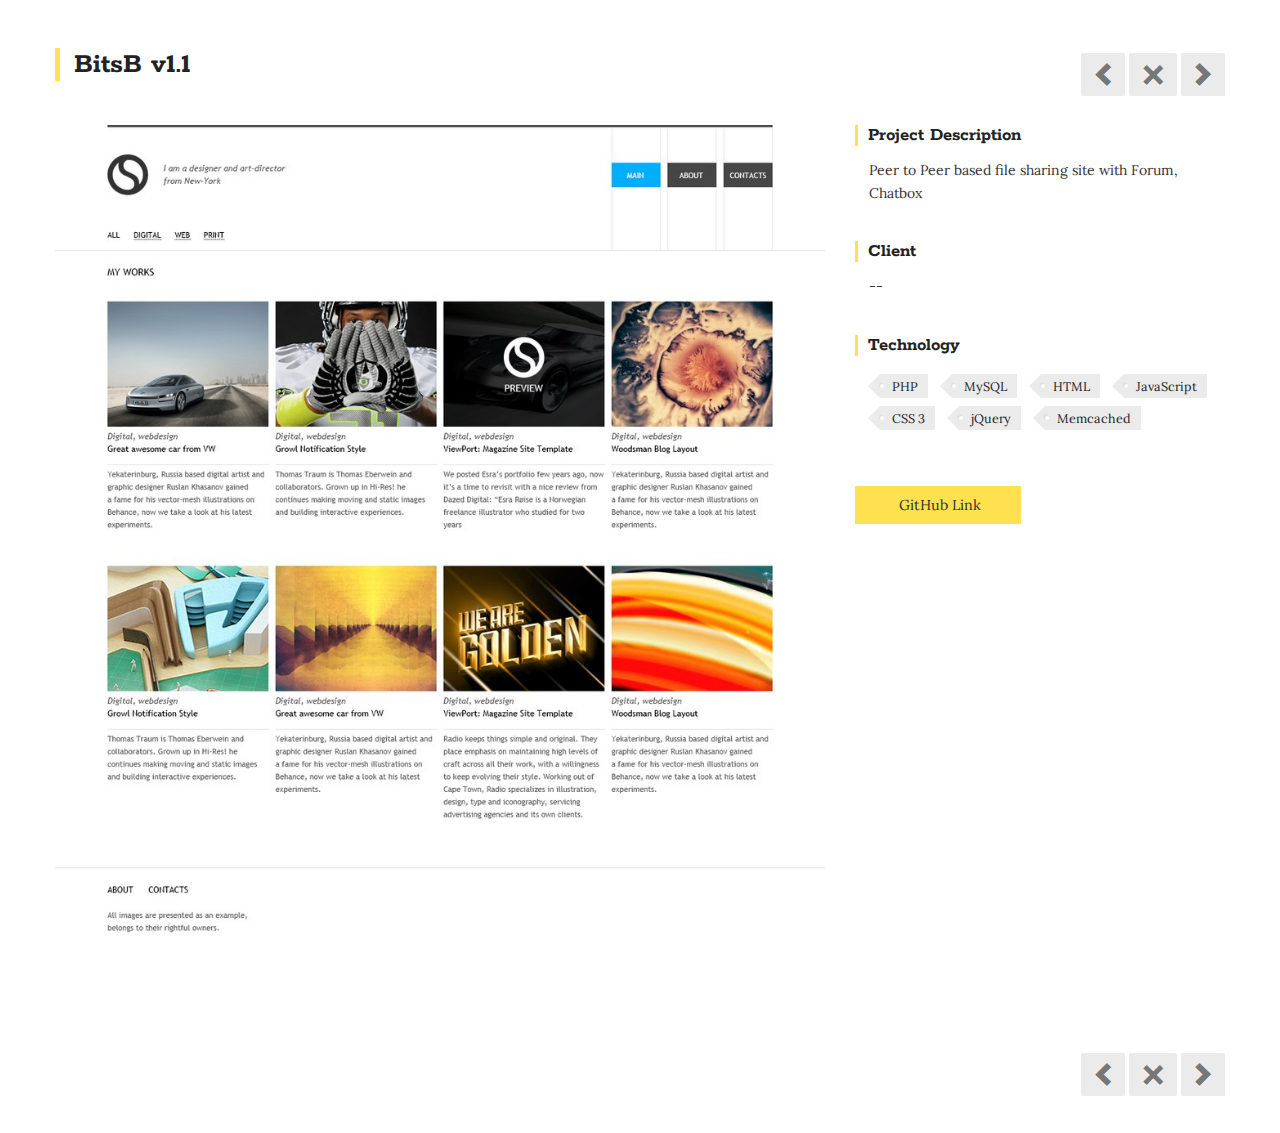
<file: portfolio-item-01.html>
<!doctype html>
<html><!-- InstanceBegin template="/Templates/portfolio-details.dwt" codeOutsideHTMLIsLocked="false" -->
<head>

	<!-- InstanceBeginEditable name="doctitle" -->
	<title>BitsB v1.1</title>
	<!-- InstanceEndEditable -->

    <meta charset="utf-8" />
    <meta name="viewport" content="width=device-width, initial-scale=1, maximum-scale=1">
    <meta name="description" content="portfolio" />
    <meta name="keywords" content="mugukamil">
    <meta name="author" content="mugukamil" />

    <!-- FONTS -->
    <link href='http://fonts.googleapis.com/css?family=Brawler' rel='stylesheet' type='text/css'>
    <link href='http://fonts.googleapis.com/css?family=Lora:400,700,400italic,700italic' rel='stylesheet' type='text/css'>
    <link href='http://fonts.googleapis.com/css?family=Patua+One' rel='stylesheet' type='text/css'>
	<link href='http://fonts.googleapis.com/css?family=Rokkitt:400,700' rel='stylesheet' type='text/css'>

    <!-- STYLES -->
    <link rel="stylesheet" type="text/css" href="css/main.css">

     <!-- SCRIPTS -->
	<!--[if lte IE 9]><script src="js/IE9.js"></script><![endif]-->
    <!-- Grab Google CDN's jQuery, with a protocol relative URL; fall back to local if offline -->
	<script src="http://ajax.googleapis.com/ajax/libs/jquery/1.7.2/jquery.min.js"></script>
    <script>window.jQuery || document.write('<script src="js/jquery-1.7.2.min.js"><\/script>')</script>
    <script src="js/jquery.fitvids.js"></script>
    <script>
    	$(function() { $(".portfolio-single").fitVids(); })
    </script>



</head>

<body>



    <div class="portfolio-single container">

        <div class="row">

            <!-- InstanceBeginEditable name="Content" -->


			<!-- TITLE - column 8/12 -->
            <div class="span8 portfolio-field portfolio-title">
            	<h2>BitsB v1.1</h2>
            </div>
            <!-- TITLE - column 8/12 -->


			<!-- PORTFOLIO-NAV - column 4/12 -->
            <div class="span4 portfolio-field portfolio-nav">
                <a class="icon button prev ajax" href="portfolio-item-03.html">&lt;</a>
                <a class="icon button back" href="/#/portfolio">Â</a>
                <a class="icon button next ajax" href="portfolio-item-02.html">=</a>
            </div>
			<!-- PORTFOLIO-NAV - column 4/12 -->


			<!-- PORTFOLIO-IMAGES - column 8/12 -->
            <div class="span8 portfolio-field">
                <img src="images/portfolio-big/portfolio-big-01.jpg" alt="project">
                <!-- <img src="images/portfolio-big/portfolio-big-04.jpg" alt="project"> -->
            </div>
			<!-- PORTFOLIO-IMAGES - column 8/12 -->


			<!-- PORTFOLIO SIDEBAR - column 4/12 -->
            <div class="span4 portfolio-field">

                <h3>Project Description</h3>
                <p>Peer to Peer based file sharing site with Forum, Chatbox</p>
                <p></p>

                <h3>Client</h3>
                <p>--</p>

                <h3>Technology</h3>
                <ul class="tags">
                    <li><a>PHP</a></li>
                    <li><a>MySQL</a></li>
                    <li><a>HTML</a></li>
                    <li><a>JavaScript</a></li>
                    <li><a>CSS 3</a></li>
                    <li><a>jQuery</a></li>
                    <li><a>Memcached</a></li>
                </ul>

                <div class="launch">
                	<a href="https://github.com/pranay22/BitsB1.1" class="btn">GitHub Link</a>
                </div>

            </div>
			<!-- PORTFOLIO SIDEBAR - column 4/12 -->

            <!-- PORTFOLIO-NAV BOTTOM - column 12/12 -->
            <div class="span12 portfolio-field portfolio-nav bottom">
                <a class="icon button prev ajax" href="portfolio-item-03.html">&lt;</a>
                <a class="icon button back" href="/#/portfolio">Â</a>
                <a class="icon button next ajax" href="portfolio-item-02.html">=</a>
            </div>
			<!-- PORTFOLIO-NAV BOTTOM - column 12/12 -->

            <!-- InstanceEndEditable -->

        </div>

    </div>



</body>
<!-- InstanceEnd --></html>
</file>
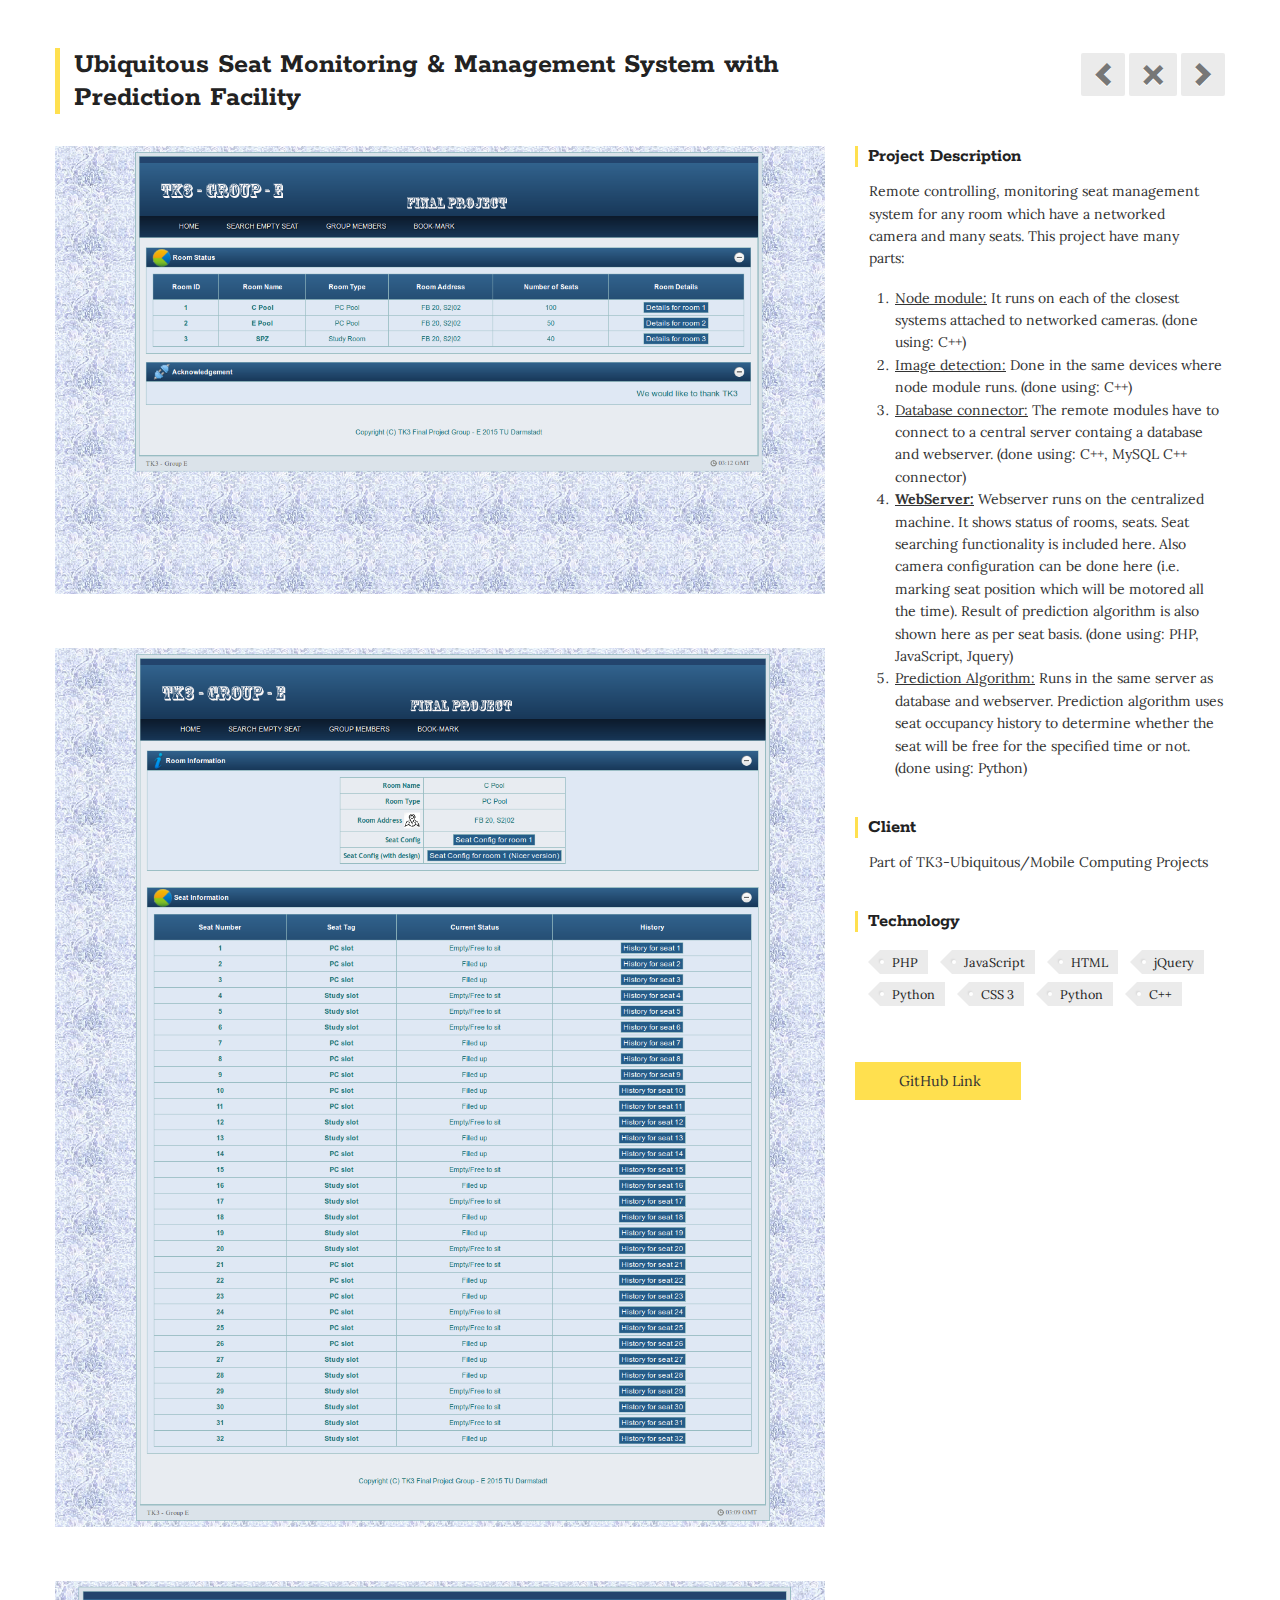
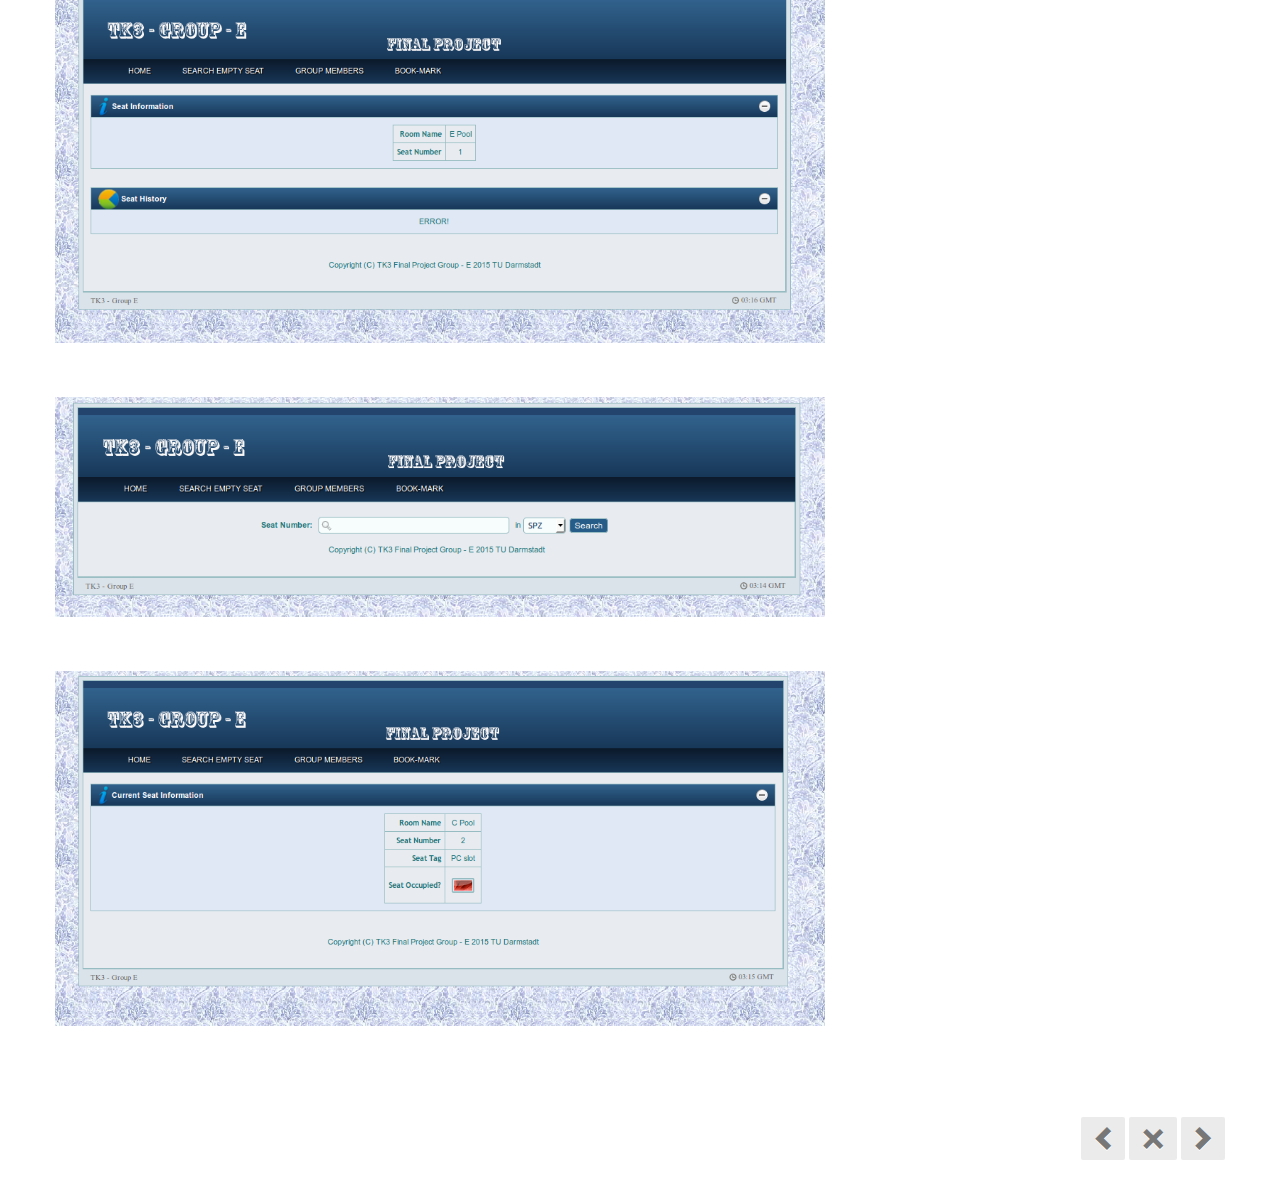
<file: tk3SeatPrediction.html>
<!doctype html>
<html><!-- InstanceBegin template="/Templates/portfolio-details.dwt" codeOutsideHTMLIsLocked="false" -->
<head>

	<!-- InstanceBeginEditable name="doctitle" -->
	<title>Image Processing Based Seat Prediction Algorithm</title>
	<!-- InstanceEndEditable -->

    <meta charset="utf-8" />
    <meta name="viewport" content="width=device-width, initial-scale=1, maximum-scale=1">
    <meta name="description" content="portfolio" />
    <meta name="keywords" content="mugukamil">
    <meta name="author" content="mugukamil" />

    <!-- FONTS -->
    <link href='http://fonts.googleapis.com/css?family=Brawler' rel='stylesheet' type='text/css'>
    <link href='http://fonts.googleapis.com/css?family=Lora:400,700,400italic,700italic' rel='stylesheet' type='text/css'>
    <link href='http://fonts.googleapis.com/css?family=Patua+One' rel='stylesheet' type='text/css'>
	<link href='http://fonts.googleapis.com/css?family=Rokkitt:400,700' rel='stylesheet' type='text/css'>

    <!-- STYLES -->
    <link rel="stylesheet" type="text/css" href="css/main.css">

     <!-- SCRIPTS -->
	<!--[if lte IE 9]><script src="js/IE9.js"></script><![endif]-->
    <!-- Grab Google CDN's jQuery, with a protocol relative URL; fall back to local if offline -->
	<script src="http://ajax.googleapis.com/ajax/libs/jquery/1.7.2/jquery.min.js"></script>
    <script>window.jQuery || document.write('<script src="js/jquery-1.7.2.min.js"><\/script>')</script>
    <script src="js/jquery.fitvids.js"></script>
    <script>
    	$(function() { $(".portfolio-single").fitVids(); })
    </script>
</head>

<body>
    <div class="portfolio-single container">
        <div class="row">
            <!-- InstanceBeginEditable name="Content" -->
			<!-- TITLE - column 8/12 -->
            <div class="span8 portfolio-field portfolio-title">
            	<h2>Ubiquitous Seat Monitoring & Management System with Prediction Facility</h2>
            </div>
            <!-- TITLE - column 8/12 -->


			<!-- PORTFOLIO-NAV - column 4/12 -->
            <div class="span4 portfolio-field portfolio-nav">
                <a class="icon button prev ajax" href="bitsbv1.1.html">&lt;</a>
                <a class="icon button back" href="/#/portfolio">Â</a>
                <a class="icon button next ajax" href="#">=</a>
            </div>
			<!-- PORTFOLIO-NAV - column 4/12 -->


			<!-- PORTFOLIO-IMAGES - column 8/12 -->
            <div class="span8 portfolio-field">
                <img src="images/tk3-seat-prediction/index_page.png" alt="seat-prediction-homepage">
		<img src="images/tk3-seat-prediction/room_details.png" alt="seat-prediction-room-details">
		<img src="images/tk3-seat-prediction/seat_info_and_history.png" alt="seat-prediction-seat-info-history">
		<img src="images/tk3-seat-prediction/search_page.png" alt="seat-prediction-search-page">
		<img src="images/tk3-seat-prediction/seat_search_result.png" alt="seat-prediction-search-result">
            </div>
			<!-- PORTFOLIO-IMAGES - column 8/12 -->


			<!-- PORTFOLIO SIDEBAR - column 4/12 -->
            <div class="span4 portfolio-field">

                <h3>Project Description</h3>
                <p>Remote controlling, monitoring seat management system for any room which have a networked camera and many seats. This project have many parts:
		<ol>
		<li><u>Node module:</u> It runs on each of the closest systems attached to networked cameras. (done using: C++)</li>
		<li><u>Image detection:</u> Done in the same devices where node module runs. (done using: C++)</li>
		<li><u>Database connector:</u> The remote modules have to connect to a central server containg a database and webserver. (done using: C++, MySQL C++ connector)</li>
		<li><u><b>WebServer:</b></u> Webserver runs on the centralized machine. It shows status of rooms, seats. Seat searching functionality is included here. Also camera configuration can be done here (i.e. marking seat position which will be motored all the time). Result of prediction algorithm is also shown here as per seat basis. (done using: PHP, JavaScript, Jquery)</li>
		<li><u>Prediction Algorithm:</u> Runs in the same server as database and webserver. Prediction algorithm uses seat occupancy history to determine whether the seat will be free for the specified time or not. (done using: Python)</li>
		</ol>		
		</p>
                <p></p>

                <h3>Client</h3>
                <p>Part of TK3-Ubiquitous/Mobile Computing Projects</p>

                <h3>Technology</h3>
                <ul class="tags">
                    <li><a>PHP</a></li>
                    <li><a>JavaScript</a></li>
                    <li><a>HTML</a></li>
                    <li><a>jQuery</a></li>
		    <li><a>Python</a></li>
                    <li><a>CSS 3</a></li>
                    <li><a>Python</a></li>
                    <li><a>C++</a></li>
                </ul>

                <div class="launch">
                	<a href="https://github.com/pranay22/tu-darmstadt-TK3/tree/master/Final%20Project" class="btn">GitHub Link</a>
                </div>

            </div>
			<!-- PORTFOLIO SIDEBAR - column 4/12 -->

            <!-- PORTFOLIO-NAV BOTTOM - column 12/12 -->
            <div class="span12 portfolio-field portfolio-nav bottom">
                <a class="icon button prev ajax" href="bitsbv1.1.html">&lt;</a>
                <a class="icon button back" href="/#/portfolio">Â</a>
                <a class="icon button next ajax" href="#">=</a>
            </div>
			<!-- PORTFOLIO-NAV BOTTOM - column 12/12 -->

            <!-- InstanceEndEditable -->
        </div>
    </div>



</body>
<!-- InstanceEnd --></html>
</file>
<file: css/skins/background/pattern-paper.css>
body { background-image:url(../../../images/bckg/pattern-paper.png); }
</file>
<file: css/skins/color/blue.css>
/* BLUE COLOR SCHEME */

/* 	----------------------------------------
	---	PRIMARY COLOR  
*/
#header nav ul .current-menu-item span, #header nav ul .current-menu-item a:hover span, /* Nav Active State */
h2.caption span, /* Page Captions */
ul.personal-info .title, /* Personal Info Titles / Form Labels */
.btn, button, html input[type="button"], input[type="reset"], input[type="submit"], /* Buttons */
.bar .progress, /* progress bars */
#header nav:after, /* mobile nav menu : select list */
.portfolio-nav a.button:hover
{ background: #0997E3; }

h2.caption span:after { border-left-color: #0997E3; }
ul.personal-info .title:after { border-left-color: #0997E3; }

.history-unit, /* resume page - history units */
.map iframe, /* google map */
input:focus, textarea:focus, /* inputs - textareas */
span.label.primary
{ border-color: #0997E3; }
/* --------------------------------------- */


/* 	----------------------------------------
	---	SECONDARY COLOR  
*/
#filters .current a, /* portfolio filter active item */
.media-box .mask .title, /* portfolio item hover text */
.portfolio-title h2, .portfolio-field h3 /* portfolio details - titles */
{ border-color: #0997E3;  }
/* --------------------------------------- */


/* Light Text Color on Dark Backgrounds */
h2.caption span, ul.personal-info .title, .btn, a.btn, a.btn:link, a.btn:visited:hover, a.btn:visited, a.btn:hover, .btn:hover, .btn-send, #header nav ul li.current-menu-item a { color:#fff; }

/* Button Active State */
.btn:active, button:active, html input[type="button"]:active, input[type="reset"]:active, input[type="submit"]:active { background:#000; }

/* portfolio nav */
.portfolio-nav a.button:hover { color:#fff; text-shadow:3px 3px 0 rgba(0,0,0,.2); }
</file>
<file: css/skins/menu/dark-transparent.css>
/* DARK NAV MENU */
/* Background Color */
#header nav ul:after, #header nav ul:before { border-color:#333; border-color:rgba(0,0,0,.4); }
#header nav ul span { background:#333; background: rgba(0,0,0,.4); }
#header nav ul span:before, #header nav ul span:after { border-bottom-color:#333; border-bottom-color:rgba(0,0,0,.4); }
/* Text Color */
#header nav ul a { color:#fff; }
#header nav ul .current-menu-item a { color:#000; }
/* Hover State */
#header nav ul a:hover span, #header nav ul a.waiting span { background:#222; background: rgba(0,0,0,.6); }
/* Ribbon shadows */
#header nav ul span:before { border-right-color:#000;  border-right-color: rgba(0,0,0,.9); }
#header nav ul span:after { border-left-color:#000; border-left-color: rgba(0,0,0,.9); }
</file>
